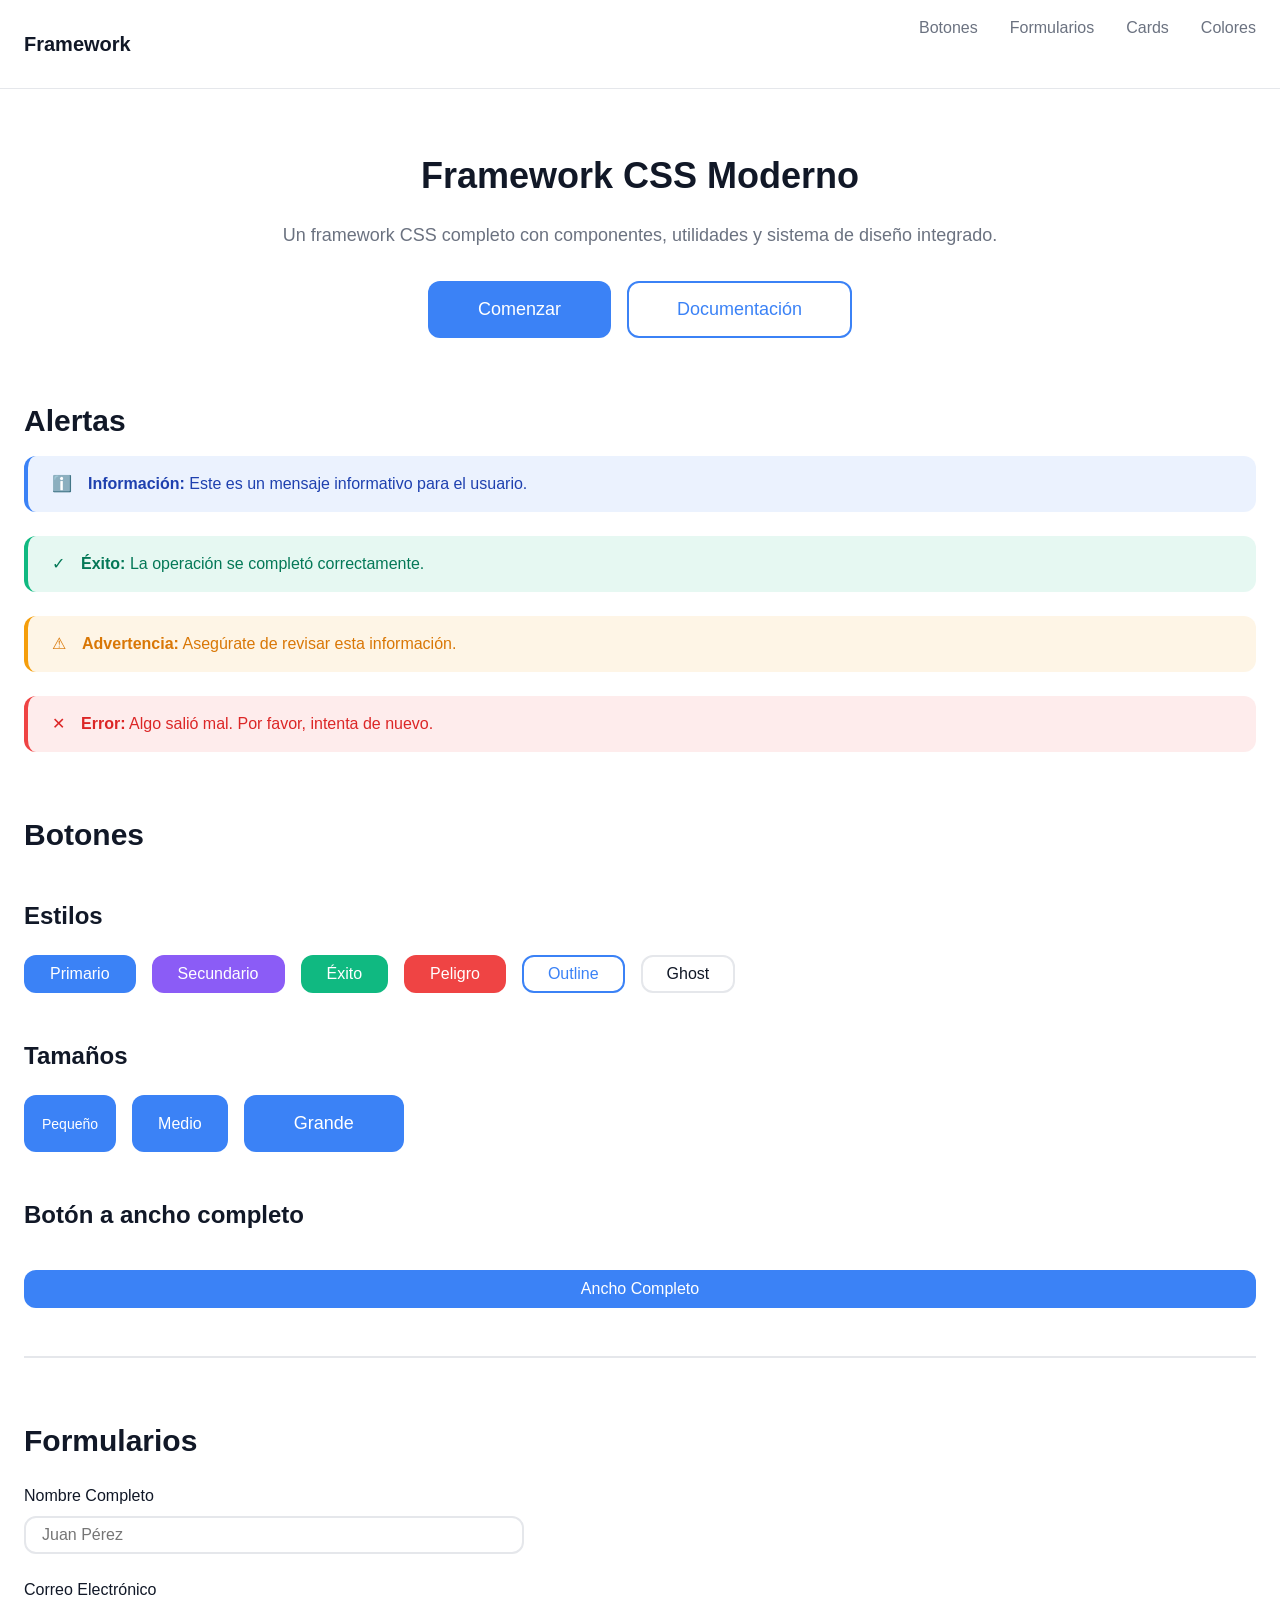
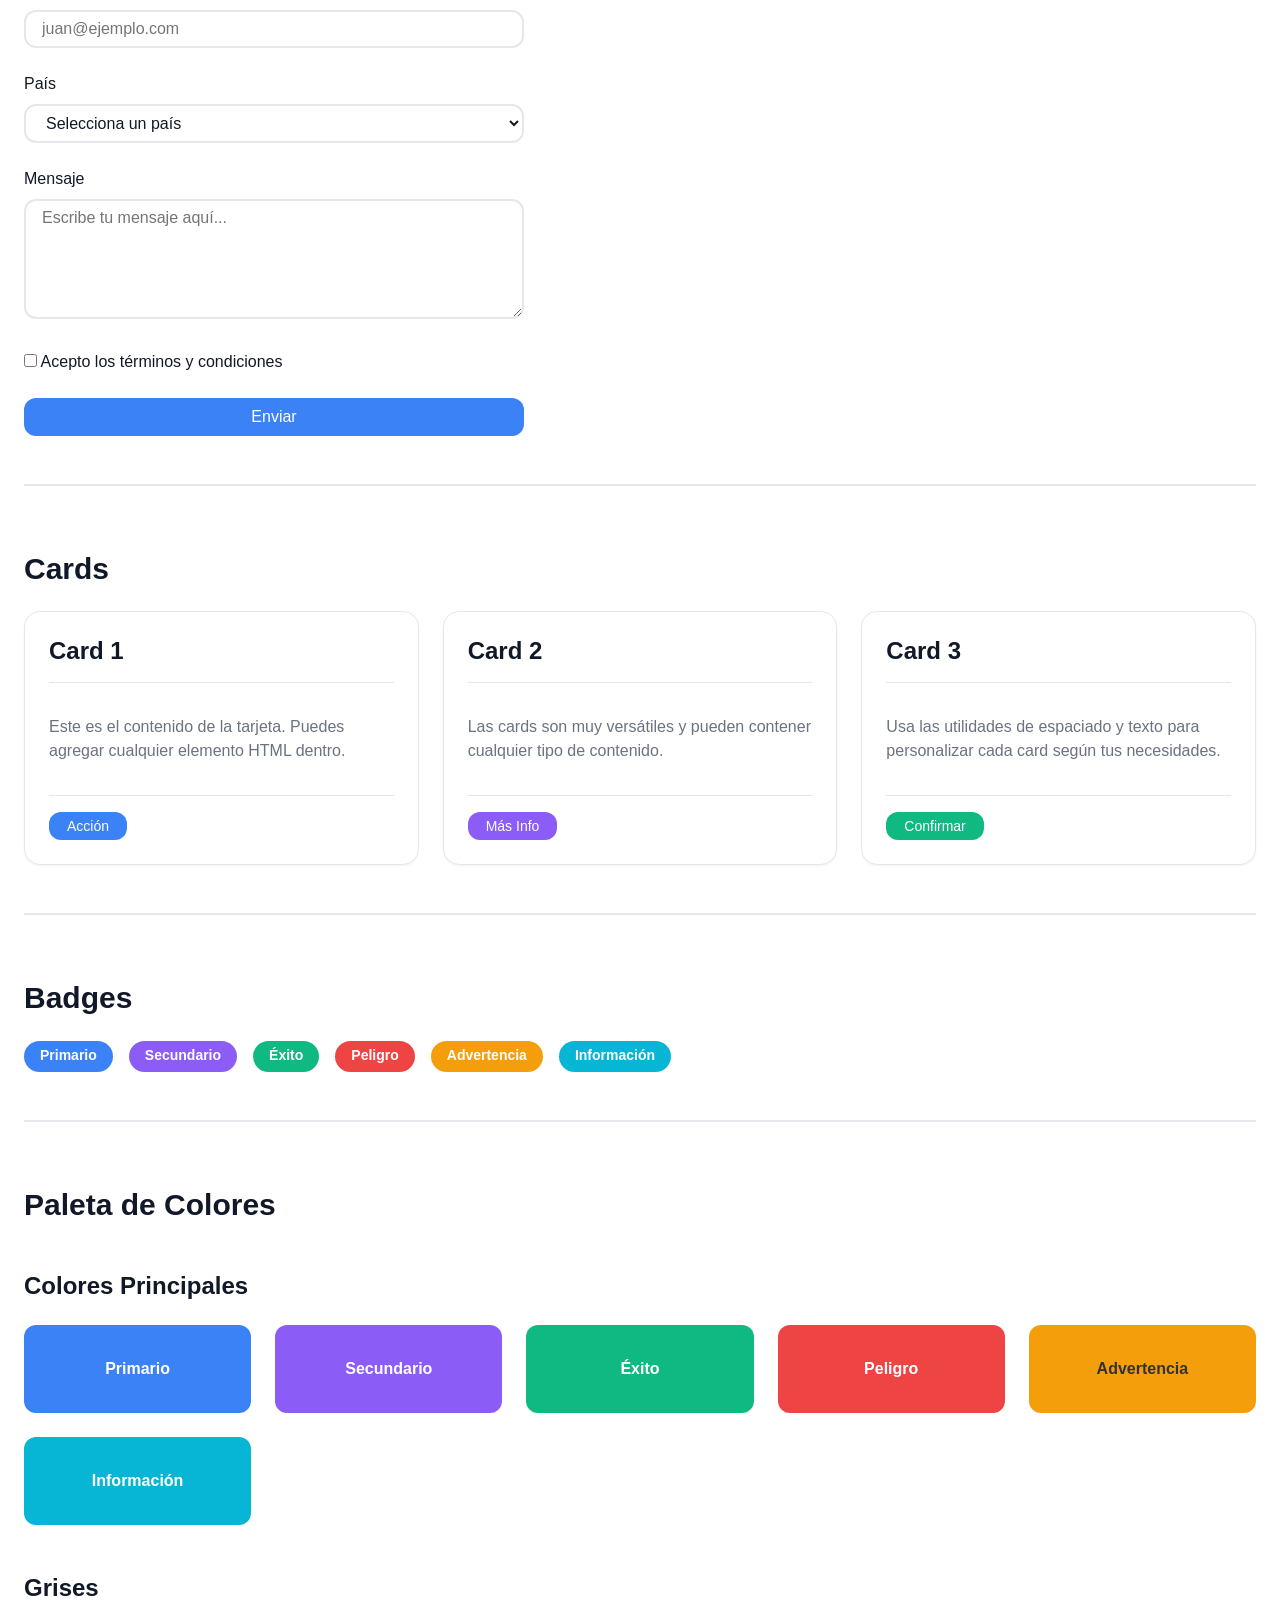
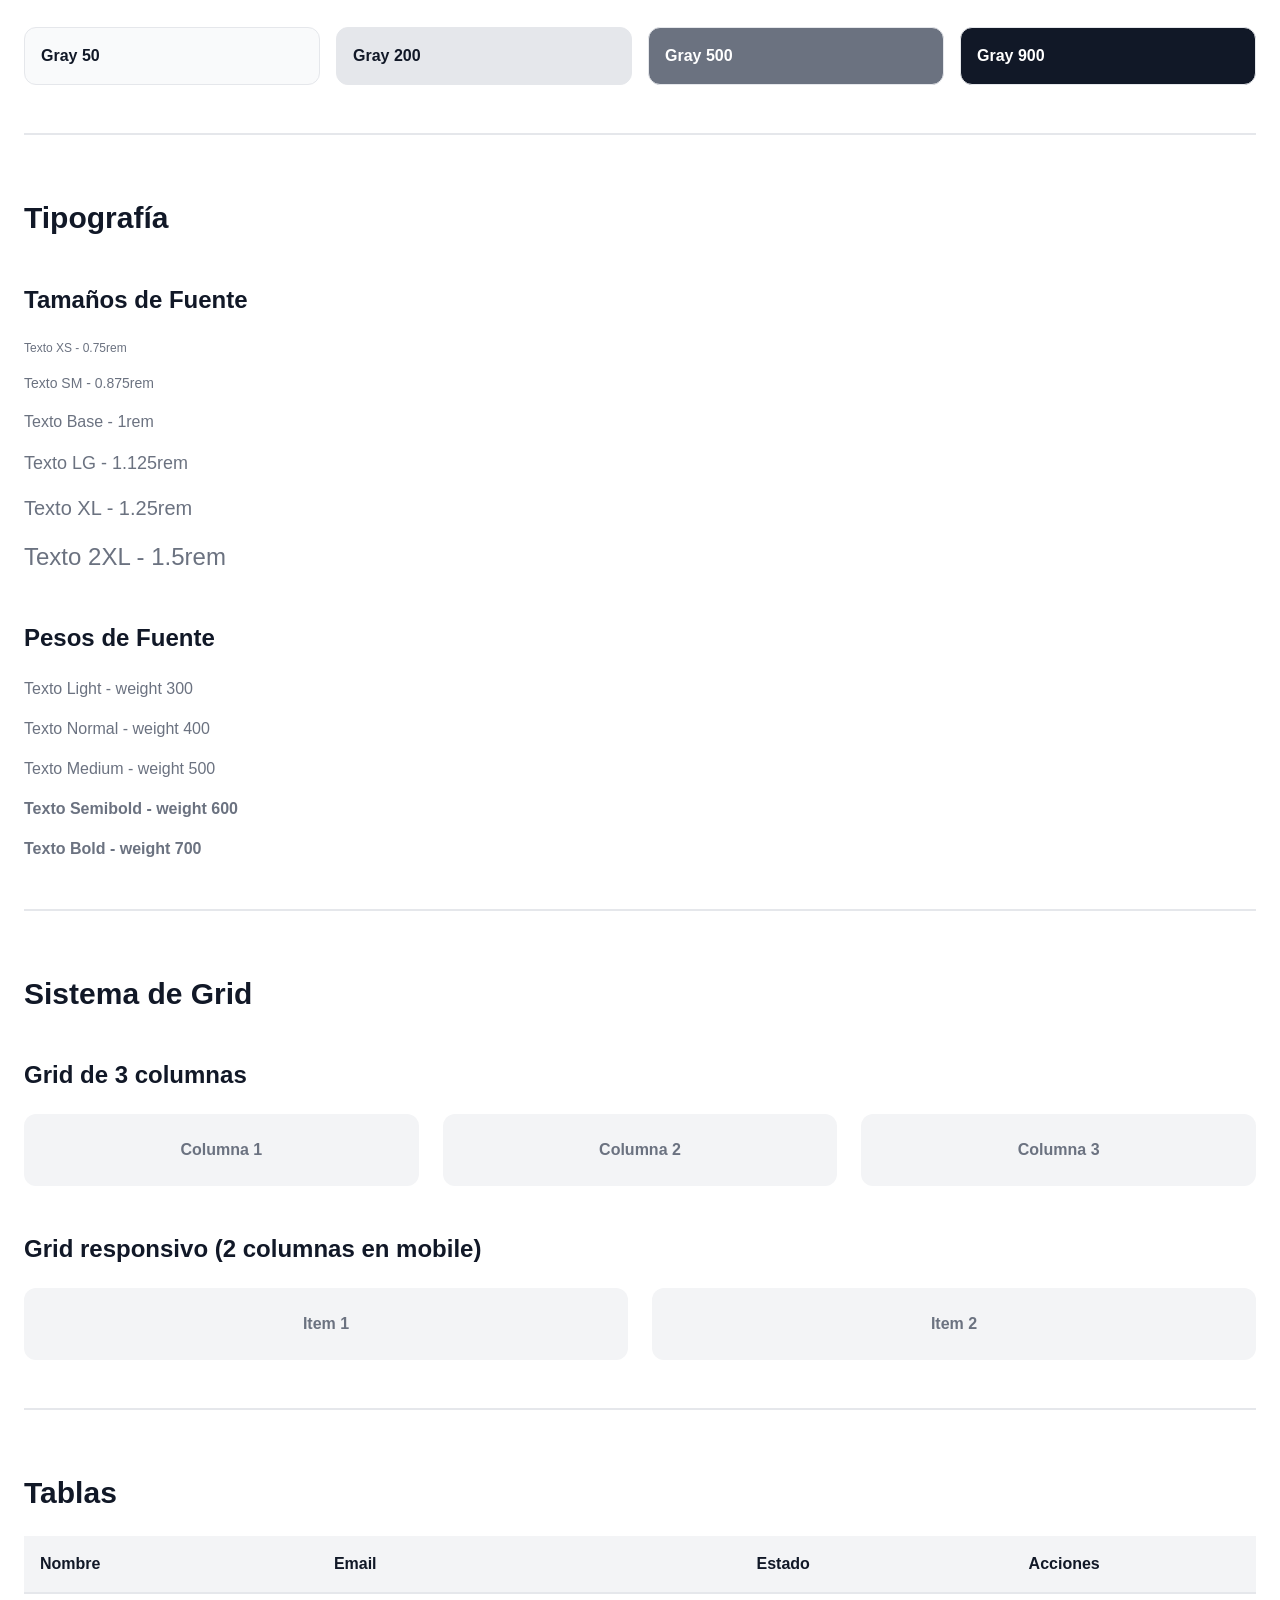
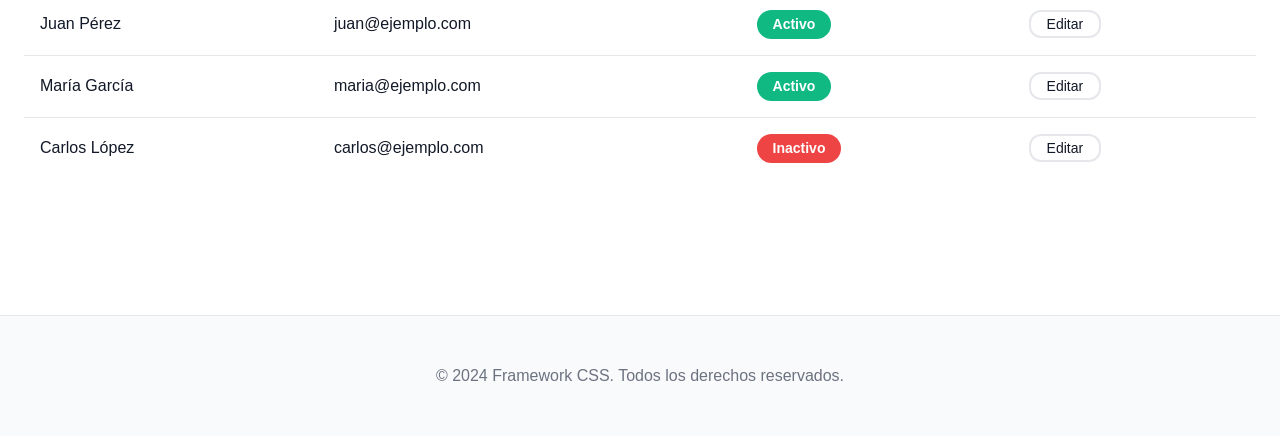
<file: index.html>
<!DOCTYPE html>
<html lang="es">

<head>
    <meta charset="UTF-8">
    <meta name="viewport" content="width=device-width, initial-scale=1.0">
    <title>Framework CSS - Ejemplo</title>
    <link rel="stylesheet" href="style.css">
    <style>
        .example-section {
            margin-bottom: var(--spacing-3xl);
            padding-bottom: var(--spacing-2xl);
            border-bottom: 2px solid var(--border-color);
        }

        .example-section:last-child {
            border-bottom: none;
        }

        .example-grid {
            display: grid;
            grid-template-columns: repeat(auto-fit, minmax(200px, 1fr));
            gap: var(--spacing-lg);
            margin-top: var(--spacing-lg);
        }

        .color-box {
            padding: var(--spacing-xl);
            border-radius: var(--border-radius-lg);
            display: flex;
            align-items: center;
            justify-content: center;
            font-weight: 600;
            color: white;
            text-align: center;
        }

        .demo-form {
            max-width: 500px;
        }
    </style>
</head>

<body>
    <!-- NAVBAR -->
    <nav class="navbar">
        <div class="navbar-brand">Framework</div>
        <ul class="navbar-menu">
            <li><a href="#buttons">Botones</a></li>
            <li><a href="#forms">Formularios</a></li>
            <li><a href="#cards">Cards</a></li>
            <li><a href="#colors">Colores</a></li>
        </ul>
    </nav>

    <!-- CONTENEDOR PRINCIPAL -->
    <div class="container container-xl" style="padding-top: var(--spacing-3xl);">

        <!-- HERO SECTION -->
        <div style="text-align: center; margin-bottom: var(--spacing-3xl);">
            <h1>Framework CSS Moderno</h1>
            <p style="font-size: var(--font-size-lg); color: var(--text-secondary); margin-bottom: var(--spacing-xl);">
                Un framework CSS completo con componentes, utilidades y sistema de diseño integrado.
            </p>
            <div class="flex justify-center gap-md">
                <button class="btn btn-primary btn-lg">Comenzar</button>
                <button class="btn btn-outline btn-lg">Documentación</button>
            </div>
        </div>

        <!-- ALERTAS -->
        <div style="margin-bottom: var(--spacing-3xl);">
            <h2>Alertas</h2>
            <div class="alert alert-primary">
                <span>ℹ️</span>
                <div>
                    <strong>Información:</strong> Este es un mensaje informativo para el usuario.
                </div>
            </div>
            <div class="alert alert-success">
                <span>✓</span>
                <div>
                    <strong>Éxito:</strong> La operación se completó correctamente.
                </div>
            </div>
            <div class="alert alert-warning">
                <span>⚠</span>
                <div>
                    <strong>Advertencia:</strong> Asegúrate de revisar esta información.
                </div>
            </div>
            <div class="alert alert-danger">
                <span>✕</span>
                <div>
                    <strong>Error:</strong> Algo salió mal. Por favor, intenta de nuevo.
                </div>
            </div>
        </div>

        <!-- BOTONES -->
        <div class="example-section" id="buttons">
            <h2>Botones</h2>

            <h3 style="margin-top: var(--spacing-2xl);">Estilos</h3>
            <div class="flex flex-wrap gap-md" style="margin-top: var(--spacing-lg);">
                <button class="btn btn-primary">Primario</button>
                <button class="btn btn-secondary">Secundario</button>
                <button class="btn btn-success">Éxito</button>
                <button class="btn btn-danger">Peligro</button>
                <button class="btn btn-outline">Outline</button>
                <button class="btn btn-ghost">Ghost</button>
            </div>

            <h3 style="margin-top: var(--spacing-2xl);">Tamaños</h3>
            <div class="flex flex-wrap gap-md" style="margin-top: var(--spacing-lg);">
                <button class="btn btn-primary btn-sm">Pequeño</button>
                <button class="btn btn-primary">Medio</button>
                <button class="btn btn-primary btn-lg">Grande</button>
            </div>

            <h3 style="margin-top: var(--spacing-2xl);">Botón a ancho completo</h3>
            <button class="btn btn-primary btn-block" style="margin-top: var(--spacing-lg);">Ancho Completo</button>
        </div>

        <!-- FORMULARIOS -->
        <div class="example-section" id="forms">
            <h2>Formularios</h2>
            <form class="demo-form" style="margin-top: var(--spacing-lg);">
                <div class="form-group">
                    <label for="name">Nombre Completo</label>
                    <input type="text" id="name" placeholder="Juan Pérez">
                </div>

                <div class="form-group">
                    <label for="email">Correo Electrónico</label>
                    <input type="email" id="email" placeholder="juan@ejemplo.com">
                </div>

                <div class="form-group">
                    <label for="country">País</label>
                    <select id="country">
                        <option>Selecciona un país</option>
                        <option>Argentina</option>
                        <option>México</option>
                        <option>España</option>
                        <option>Colombia</option>
                    </select>
                </div>

                <div class="form-group">
                    <label for="message">Mensaje</label>
                    <textarea id="message" placeholder="Escribe tu mensaje aquí..."></textarea>
                </div>

                <div class="form-group">
                    <label for="agree">
                        <input type="checkbox" id="agree"> Acepto los términos y condiciones
                    </label>
                </div>

                <button type="submit" class="btn btn-primary btn-block">Enviar</button>
            </form>
        </div>

        <!-- CARDS -->
        <div class="example-section" id="cards">
            <h2>Cards</h2>
            <div class="grid grid-cols-3" style="margin-top: var(--spacing-lg);">

                <div class="card">
                    <div class="card-header">
                        <h3>Card 1</h3>
                    </div>
                    <div class="card-body">
                        <p>Este es el contenido de la tarjeta. Puedes agregar cualquier elemento HTML dentro.</p>
                    </div>
                    <div class="card-footer">
                        <button class="btn btn-primary btn-sm">Acción</button>
                    </div>
                </div>

                <div class="card">
                    <div class="card-header">
                        <h3>Card 2</h3>
                    </div>
                    <div class="card-body">
                        <p>Las cards son muy versátiles y pueden contener cualquier tipo de contenido.</p>
                    </div>
                    <div class="card-footer">
                        <button class="btn btn-secondary btn-sm">Más Info</button>
                    </div>
                </div>

                <div class="card">
                    <div class="card-header">
                        <h3>Card 3</h3>
                    </div>
                    <div class="card-body">
                        <p>Usa las utilidades de espaciado y texto para personalizar cada card según tus necesidades.
                        </p>
                    </div>
                    <div class="card-footer">
                        <button class="btn btn-success btn-sm">Confirmar</button>
                    </div>
                </div>

            </div>
        </div>

        <!-- BADGES -->
        <div class="example-section">
            <h2>Badges</h2>
            <div class="flex flex-wrap gap-md" style="margin-top: var(--spacing-lg);">
                <span class="badge badge-primary">Primario</span>
                <span class="badge badge-secondary">Secundario</span>
                <span class="badge badge-success">Éxito</span>
                <span class="badge badge-danger">Peligro</span>
                <span class="badge badge-warning">Advertencia</span>
                <span class="badge badge-info">Información</span>
                <span class="badge badge-outline badge-primary">Outline</span>
            </div>
        </div>

        <!-- COLORES -->
        <div class="example-section" id="colors">
            <h2>Paleta de Colores</h2>

            <h3 style="margin-top: var(--spacing-2xl);">Colores Principales</h3>
            <div class="example-grid" style="margin-top: var(--spacing-lg);">
                <div class="color-box bg-primary">Primario</div>
                <div class="color-box bg-secondary">Secundario</div>
                <div class="color-box bg-success">Éxito</div>
                <div class="color-box bg-danger">Peligro</div>
                <div class="color-box bg-warning" style="color: #333;">Advertencia</div>
                <div class="color-box bg-info">Información</div>
            </div>

            <h3 style="margin-top: var(--spacing-2xl);">Grises</h3>
            <div class="flex flex-wrap gap-md" style="margin-top: var(--spacing-lg);">
                <div
                    style="padding: var(--spacing-md); background-color: var(--gray-50); border: 1px solid var(--border-color); border-radius: var(--border-radius-lg); flex: 1; min-width: 150px;">
                    <p style="margin: 0; font-weight: 600; color: var(--text-primary);">Gray 50</p>
                </div>
                <div
                    style="padding: var(--spacing-md); background-color: var(--gray-200); border: 1px solid var(--border-color); border-radius: var(--border-radius-lg); flex: 1; min-width: 150px;">
                    <p style="margin: 0; font-weight: 600; color: var(--text-primary);">Gray 200</p>
                </div>
                <div
                    style="padding: var(--spacing-md); background-color: var(--gray-500); border: 1px solid var(--border-color); border-radius: var(--border-radius-lg); flex: 1; min-width: 150px;">
                    <p style="margin: 0; font-weight: 600; color: white;">Gray 500</p>
                </div>
                <div
                    style="padding: var(--spacing-md); background-color: var(--gray-900); border: 1px solid var(--border-color); border-radius: var(--border-radius-lg); flex: 1; min-width: 150px;">
                    <p style="margin: 0; font-weight: 600; color: white;">Gray 900</p>
                </div>
            </div>
        </div>

        <!-- TIPOGRAFÍA -->
        <div class="example-section">
            <h2>Tipografía</h2>

            <h3 style="margin-top: var(--spacing-2xl);">Tamaños de Fuente</h3>
            <div style="margin-top: var(--spacing-lg);">
                <p class="text-xs">Texto XS - 0.75rem</p>
                <p class="text-sm">Texto SM - 0.875rem</p>
                <p class="text-base">Texto Base - 1rem</p>
                <p class="text-lg">Texto LG - 1.125rem</p>
                <p class="text-xl">Texto XL - 1.25rem</p>
                <p class="text-2xl">Texto 2XL - 1.5rem</p>
            </div>

            <h3 style="margin-top: var(--spacing-2xl);">Pesos de Fuente</h3>
            <div style="margin-top: var(--spacing-lg);">
                <p class="font-light">Texto Light - weight 300</p>
                <p class="font-normal">Texto Normal - weight 400</p>
                <p class="font-medium">Texto Medium - weight 500</p>
                <p class="font-semibold">Texto Semibold - weight 600</p>
                <p class="font-bold">Texto Bold - weight 700</p>
            </div>
        </div>

        <!-- GRID SYSTEM -->
        <div class="example-section">
            <h2>Sistema de Grid</h2>

            <h3 style="margin-top: var(--spacing-2xl);">Grid de 3 columnas</h3>
            <div class="grid grid-cols-3" style="margin-top: var(--spacing-lg);">
                <div
                    style="padding: var(--spacing-lg); background-color: var(--bg-tertiary); border-radius: var(--border-radius-lg); text-align: center;">
                    <p style="margin: 0; font-weight: 600;">Columna 1</p>
                </div>
                <div
                    style="padding: var(--spacing-lg); background-color: var(--bg-tertiary); border-radius: var(--border-radius-lg); text-align: center;">
                    <p style="margin: 0; font-weight: 600;">Columna 2</p>
                </div>
                <div
                    style="padding: var(--spacing-lg); background-color: var(--bg-tertiary); border-radius: var(--border-radius-lg); text-align: center;">
                    <p style="margin: 0; font-weight: 600;">Columna 3</p>
                </div>
            </div>

            <h3 style="margin-top: var(--spacing-2xl);">Grid responsivo (2 columnas en mobile)</h3>
            <div class="grid grid-cols-2" style="margin-top: var(--spacing-lg);">
                <div
                    style="padding: var(--spacing-lg); background-color: var(--bg-tertiary); border-radius: var(--border-radius-lg); text-align: center;">
                    <p style="margin: 0; font-weight: 600;">Item 1</p>
                </div>
                <div
                    style="padding: var(--spacing-lg); background-color: var(--bg-tertiary); border-radius: var(--border-radius-lg); text-align: center;">
                    <p style="margin: 0; font-weight: 600;">Item 2</p>
                </div>
            </div>
        </div>

        <!-- TABLAS -->
        <div class="example-section">
            <h2>Tablas</h2>
            <table style="margin-top: var(--spacing-lg);">
                <thead>
                    <tr>
                        <th>Nombre</th>
                        <th>Email</th>
                        <th>Estado</th>
                        <th>Acciones</th>
                    </tr>
                </thead>
                <tbody>
                    <tr>
                        <td>Juan Pérez</td>
                        <td>juan@ejemplo.com</td>
                        <td><span class="badge badge-success">Activo</span></td>
                        <td><button class="btn btn-sm btn-ghost">Editar</button></td>
                    </tr>
                    <tr>
                        <td>María García</td>
                        <td>maria@ejemplo.com</td>
                        <td><span class="badge badge-success">Activo</span></td>
                        <td><button class="btn btn-sm btn-ghost">Editar</button></td>
                    </tr>
                    <tr>
                        <td>Carlos López</td>
                        <td>carlos@ejemplo.com</td>
                        <td><span class="badge badge-danger">Inactivo</span></td>
                        <td><button class="btn btn-sm btn-ghost">Editar</button></td>
                    </tr>
                </tbody>
            </table>
        </div>

    </div>

    <!-- FOOTER -->
    <div
        style="background-color: var(--bg-secondary); border-top: 1px solid var(--border-color); margin-top: var(--spacing-3xl); padding: var(--spacing-2xl) var(--spacing-lg); text-align: center;">
        <p style="color: var(--text-secondary); margin: 0;">
            © 2024 Framework CSS. Todos los derechos reservados.
        </p>
    </div>

</body>

</html>
</file>
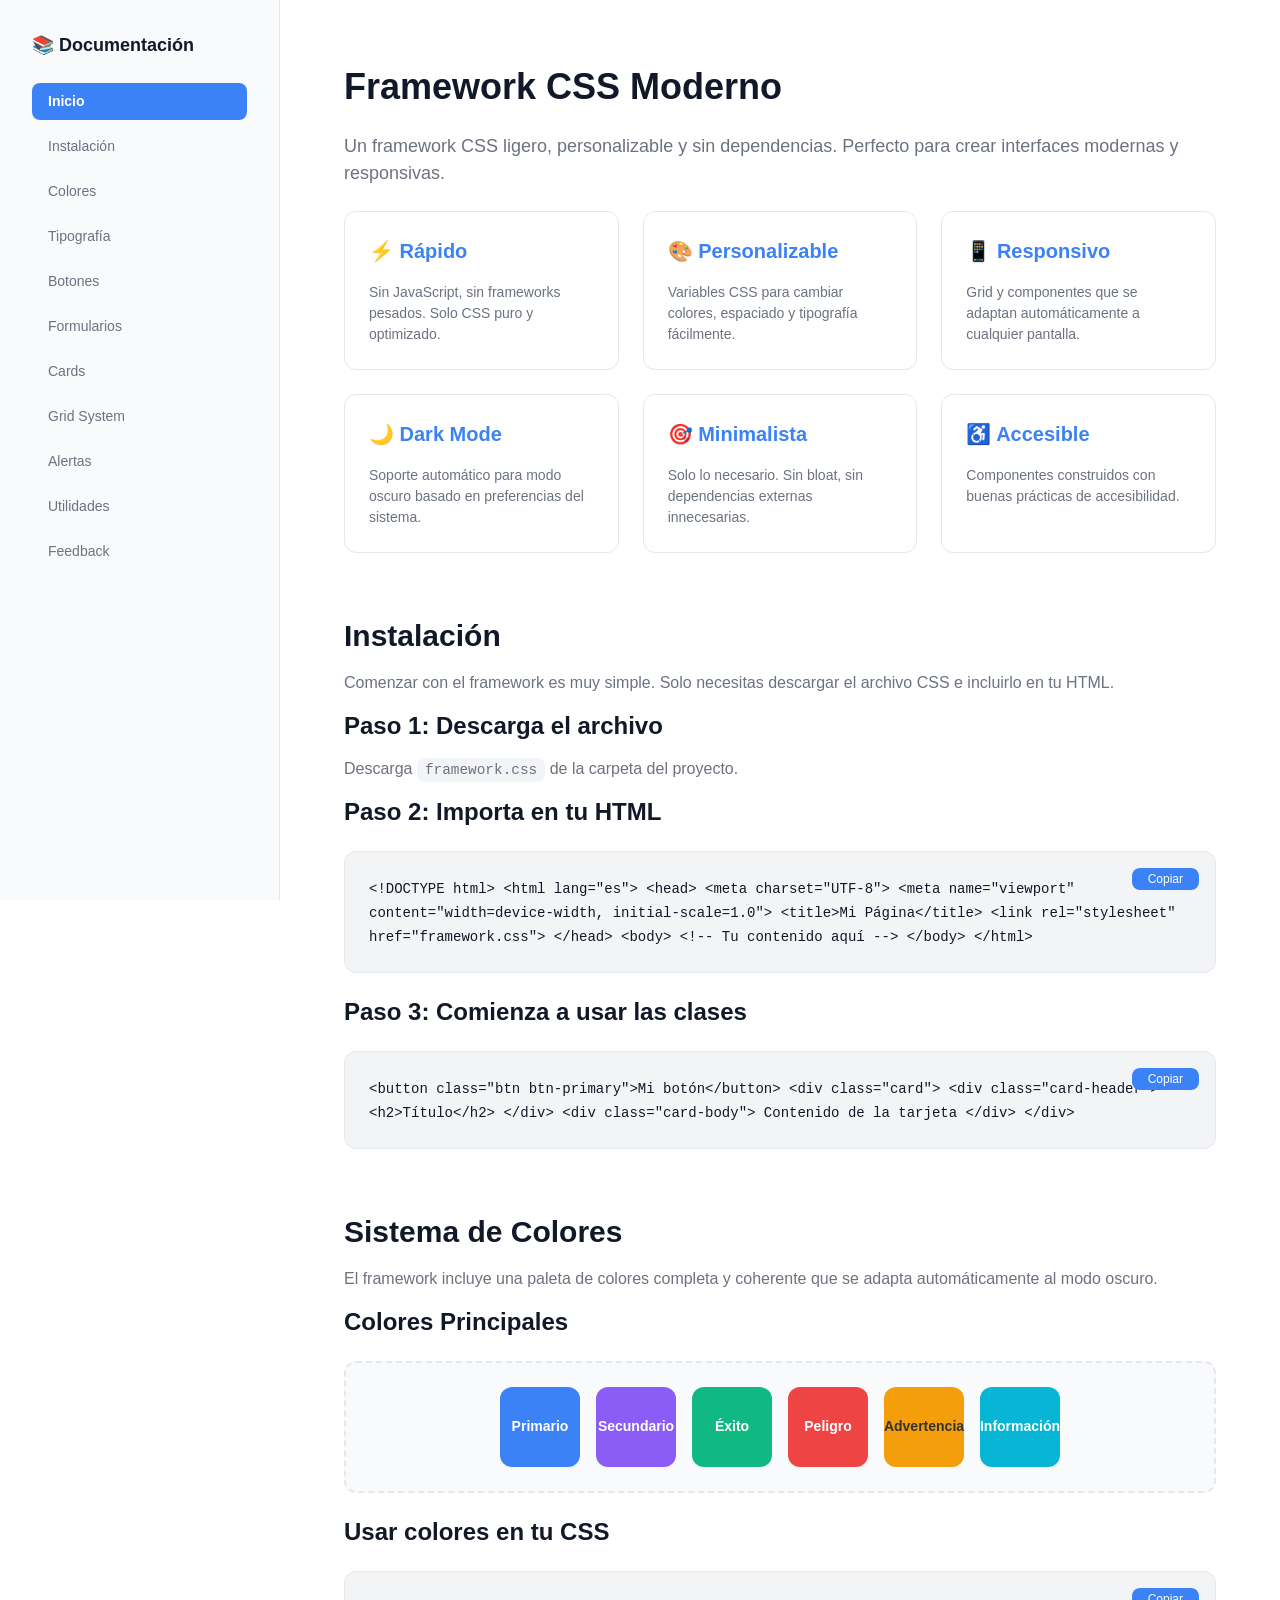
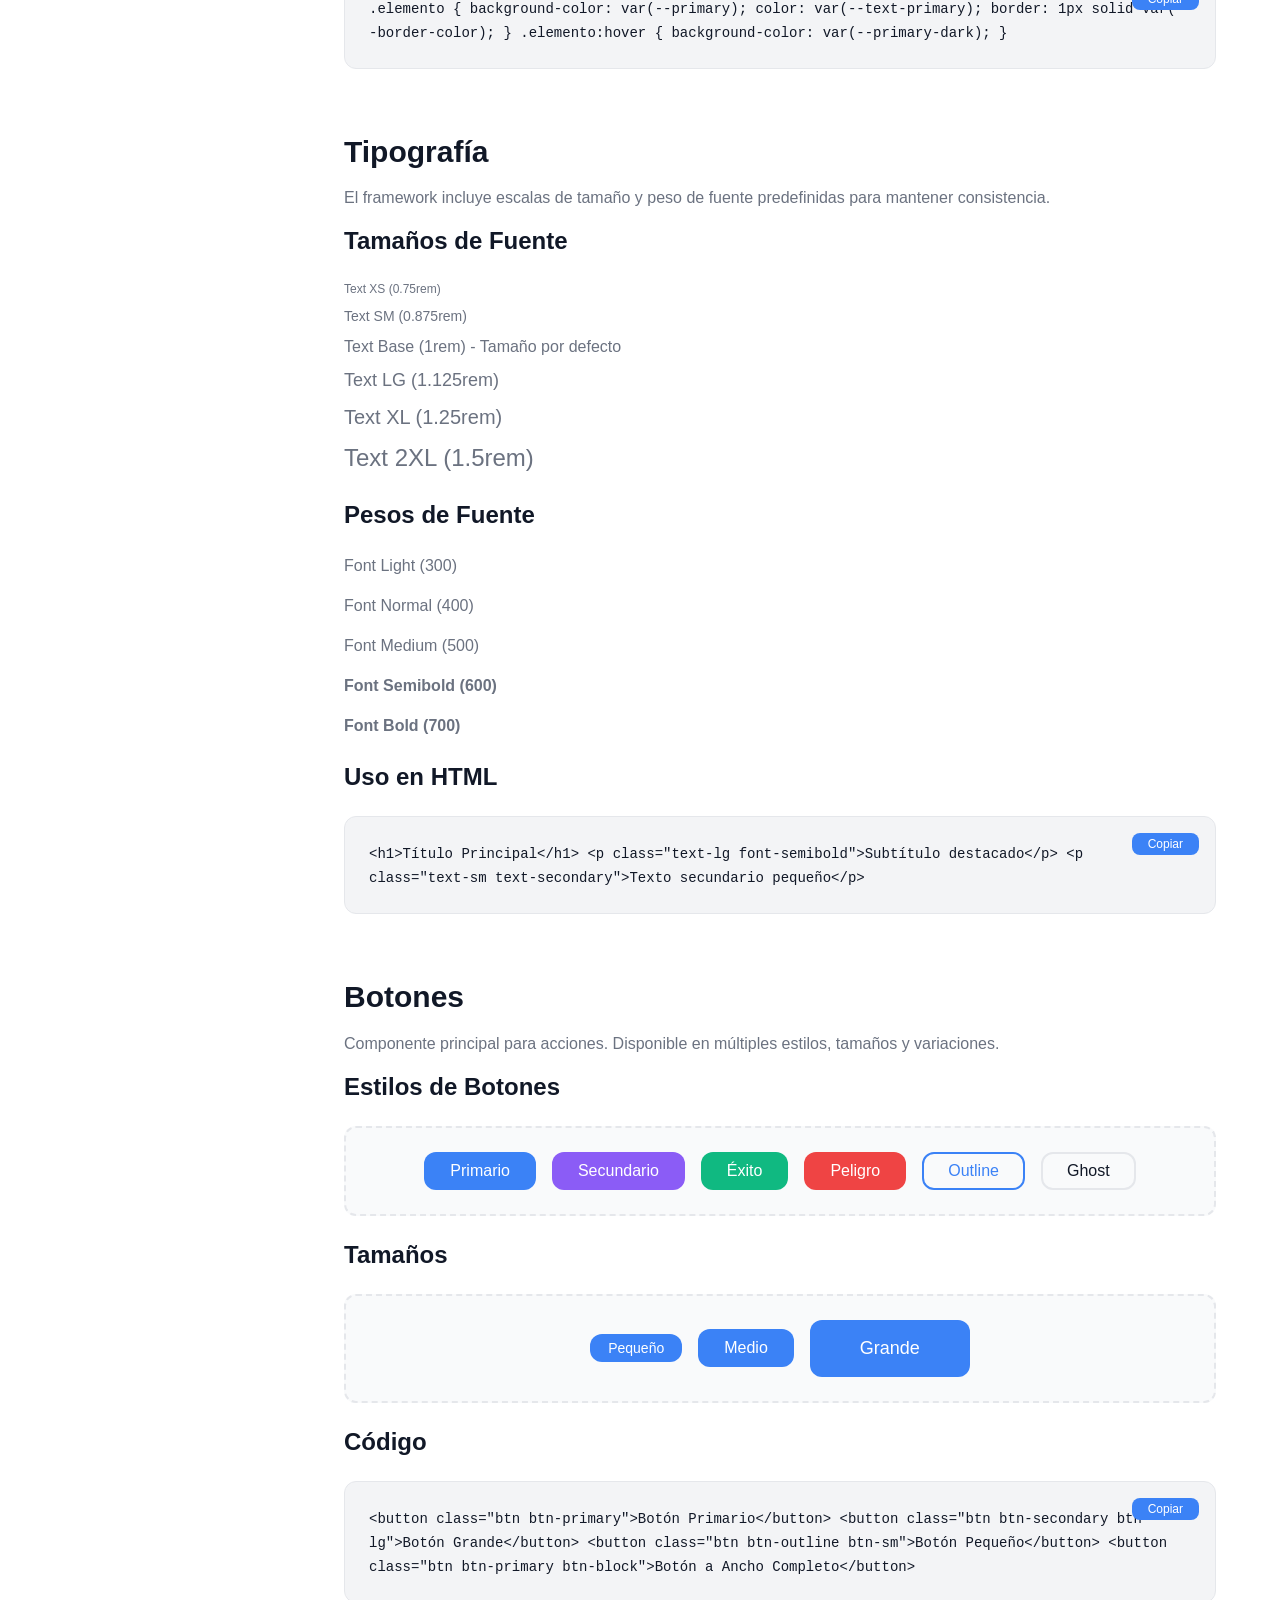
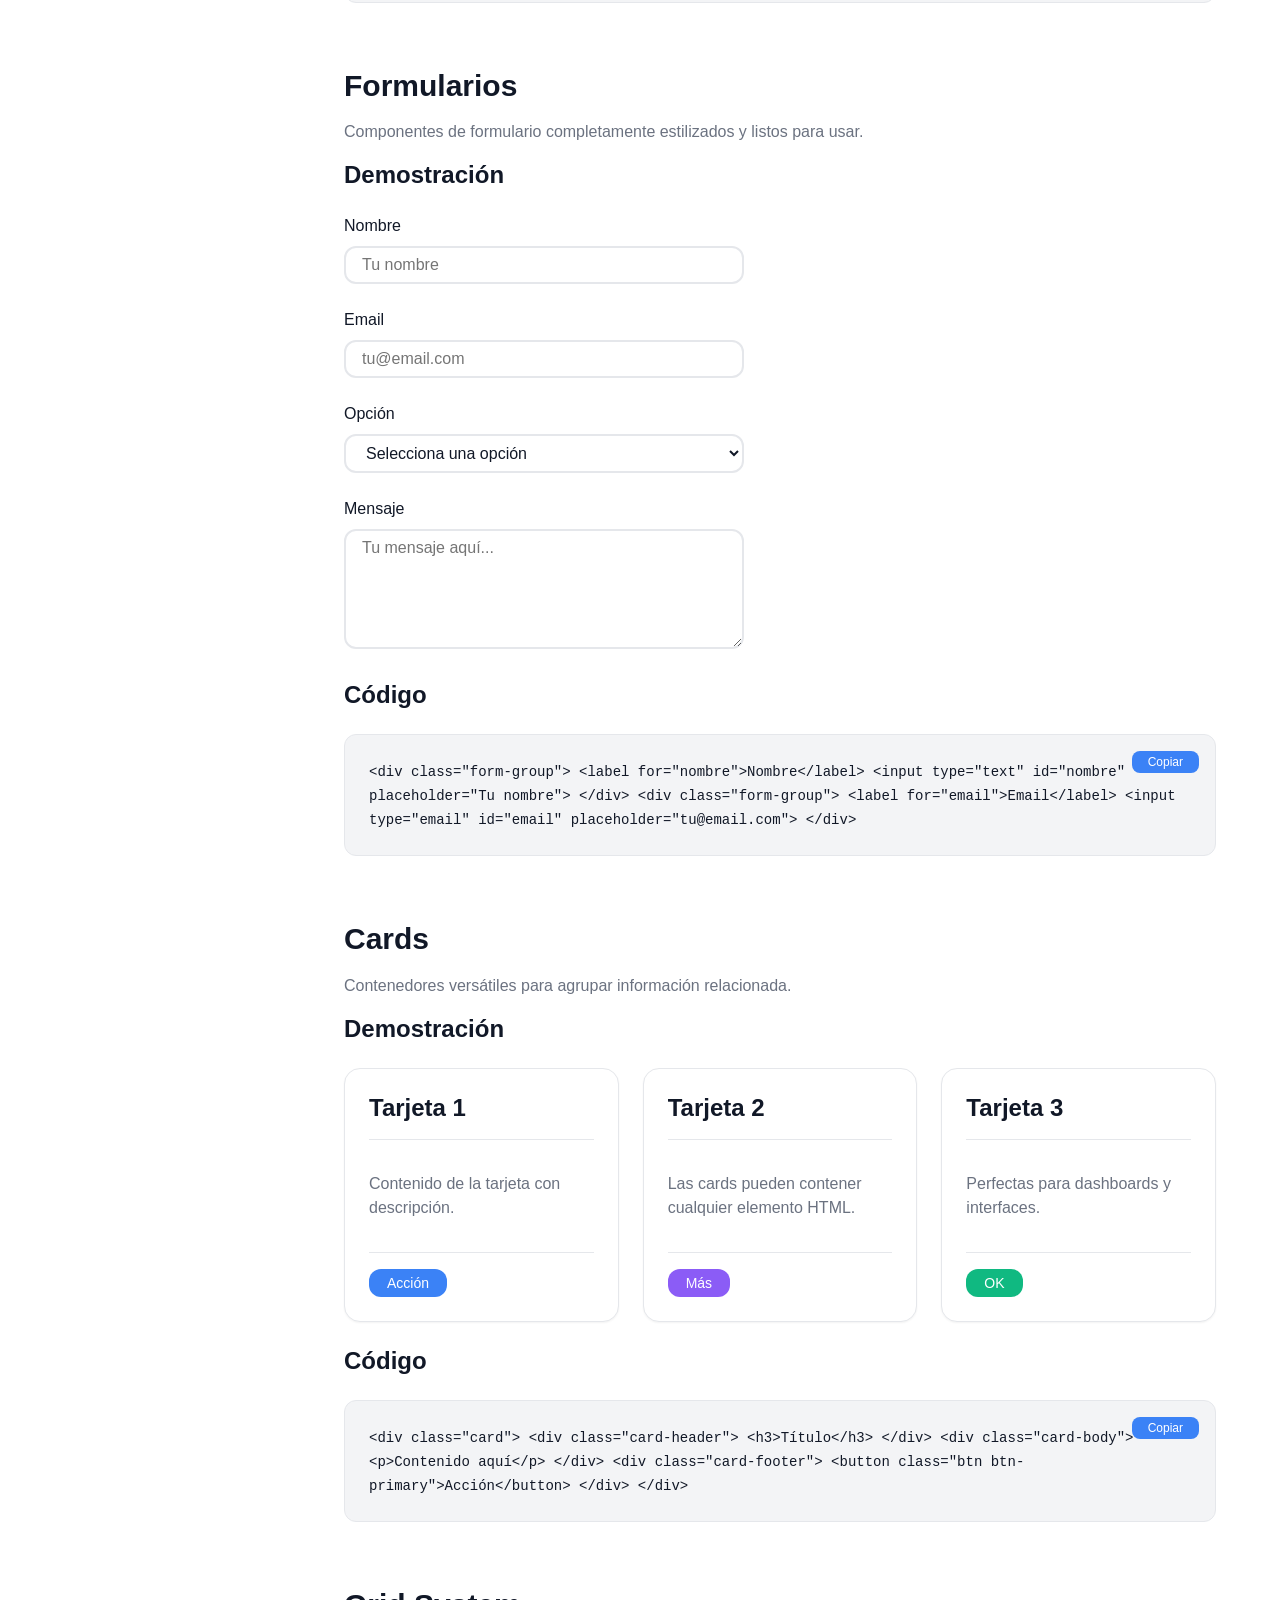
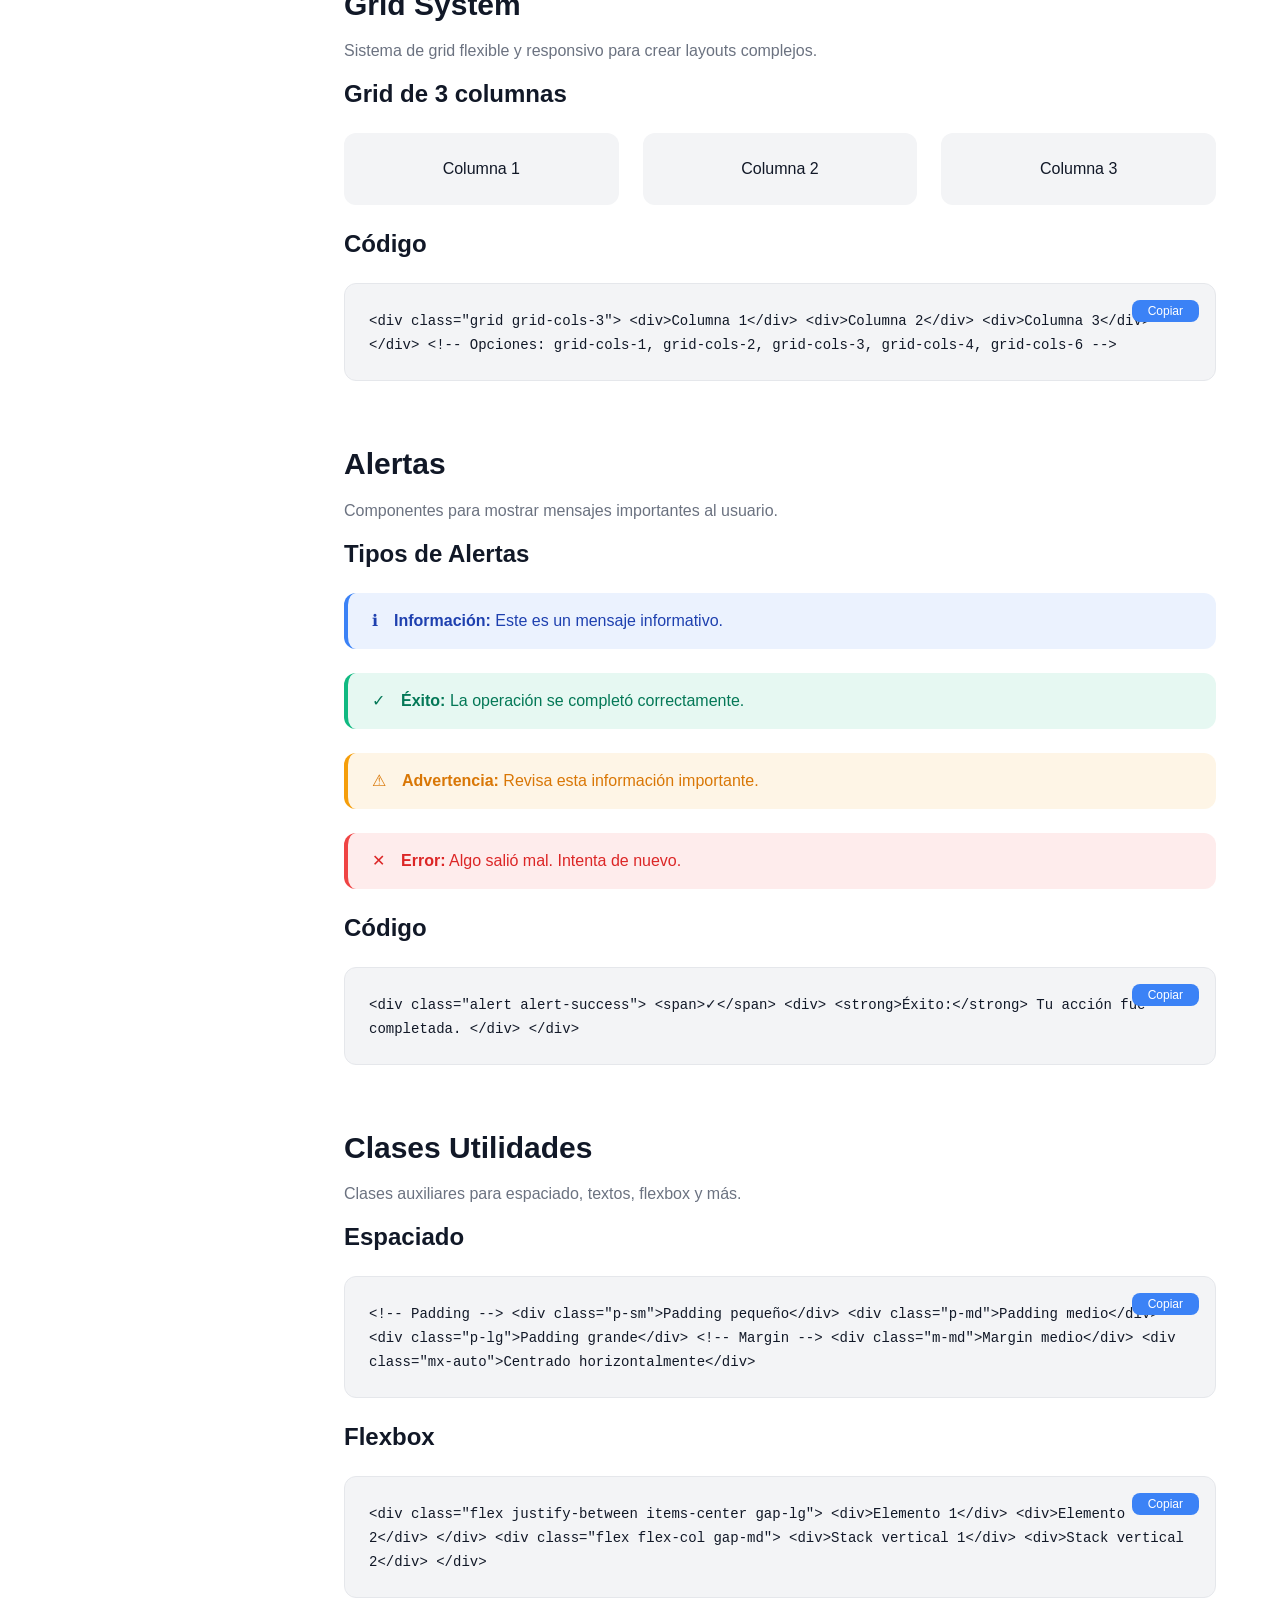
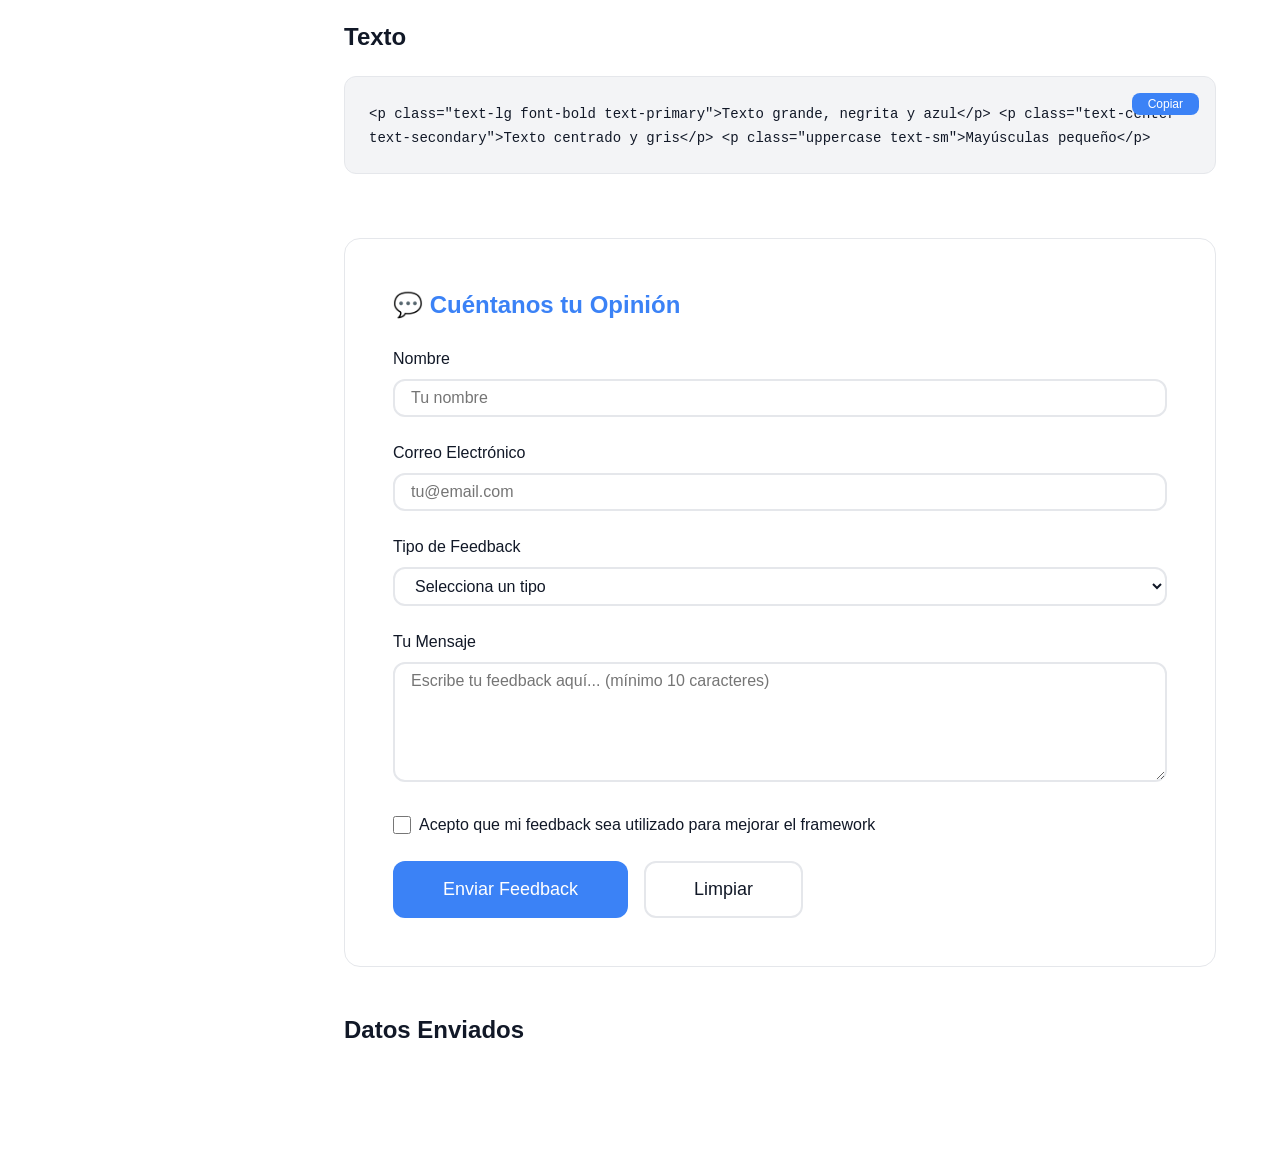
<file: doc.html>
<!DOCTYPE html>
<html lang="es">

<head>
    <meta charset="UTF-8">
    <meta name="viewport" content="width=device-width, initial-scale=1.0">
    <title>Documentación - Framework CSS</title>
    <link rel="stylesheet" href="style.css">
    <style>
        body {
            display: flex;
            min-height: 100vh;
        }

        .sidebar {
            width: 280px;
            background-color: var(--bg-secondary);
            border-right: 1px solid var(--border-color);
            padding: var(--spacing-xl);
            position: sticky;
            top: 0;
            height: 100vh;
            overflow-y: auto;
            flex-shrink: 0;
        }

        .sidebar-title {
            font-size: var(--font-size-lg);
            font-weight: 700;
            margin-bottom: var(--spacing-lg);
            color: var(--text-primary);
        }

        .sidebar-menu {
            list-style: none;
            margin: 0;
            padding: 0;
        }

        .sidebar-menu li {
            margin-bottom: var(--spacing-sm);
        }

        .sidebar-menu a {
            display: block;
            padding: var(--spacing-sm) var(--spacing-md);
            border-radius: var(--border-radius-md);
            color: var(--text-secondary);
            transition: all var(--transition-fast);
            font-size: var(--font-size-sm);
        }

        .sidebar-menu a:hover {
            background-color: var(--bg-tertiary);
            color: var(--primary);
        }

        .sidebar-menu a.active {
            background-color: var(--primary);
            color: white;
            font-weight: 600;
        }

        .main-content {
            flex: 1;
            padding: var(--spacing-3xl);
            overflow-y: auto;
            max-width: 1200px;
            margin: 0 auto;
            width: 100%;
        }

        .section {
            margin-bottom: var(--spacing-3xl);
            scroll-margin-top: 100px;
        }

        .code-block {
            background-color: var(--bg-tertiary);
            border: 1px solid var(--border-color);
            border-radius: var(--border-radius-lg);
            padding: var(--spacing-lg);
            overflow-x: auto;
            margin: var(--spacing-lg) 0;
            position: relative;
        }

        .code-block code {
            background: none;
            padding: 0;
            color: var(--text-primary);
            font-family: var(--font-mono);
            font-size: var(--font-size-sm);
        }

        .copy-btn {
            position: absolute;
            top: var(--spacing-md);
            right: var(--spacing-md);
            padding: var(--spacing-xs) var(--spacing-md);
            font-size: var(--font-size-xs);
            background-color: var(--primary);
            color: white;
            border-radius: var(--border-radius-md);
            cursor: pointer;
            transition: background-color var(--transition-fast);
            border: none;
        }

        .copy-btn:hover {
            background-color: var(--primary-dark);
        }

        .copy-btn.copied {
            background-color: var(--success);
        }

        .docs-grid {
            display: grid;
            grid-template-columns: repeat(auto-fit, minmax(250px, 1fr));
            gap: var(--spacing-lg);
            margin: var(--spacing-lg) 0;
        }

        .feature-card {
            background-color: var(--bg-primary);
            border: 1px solid var(--border-color);
            padding: var(--spacing-lg);
            border-radius: var(--border-radius-lg);
            display: flex;
            flex-direction: column;
            gap: var(--spacing-md);
        }

        .feature-card h4 {
            margin: 0;
            color: var(--primary);
        }

        .feature-card p {
            margin: 0;
            font-size: var(--font-size-sm);
        }

        .demo-area {
            background-color: var(--bg-secondary);
            border: 2px dashed var(--border-color);
            border-radius: var(--border-radius-lg);
            padding: var(--spacing-lg);
            margin: var(--spacing-lg) 0;
            display: flex;
            flex-wrap: wrap;
            gap: var(--spacing-md);
            align-items: center;
            justify-content: center;
        }

        .form-section {
            background-color: var(--bg-primary);
            border: 1px solid var(--border-color);
            border-radius: var(--border-radius-xl);
            padding: var(--spacing-2xl);
            margin: var(--spacing-2xl) 0;
        }

        .form-title {
            font-size: var(--font-size-2xl);
            font-weight: 700;
            margin-bottom: var(--spacing-lg);
            color: var(--primary);
        }

        .success-message {
            background-color: rgba(16, 185, 129, 0.1);
            border: 1px solid var(--success);
            color: var(--success-dark);
            padding: var(--spacing-lg);
            border-radius: var(--border-radius-lg);
            margin-bottom: var(--spacing-lg);
            display: none;
        }

        .success-message.show {
            display: block;
        }

        @media (max-width: 768px) {
            body {
                flex-direction: column;
            }

            .sidebar {
                width: 100%;
                height: auto;
                position: relative;
                border-right: none;
                border-bottom: 1px solid var(--border-color);
                padding: var(--spacing-lg);
            }

            .main-content {
                padding: var(--spacing-lg);
            }

            .docs-grid {
                grid-template-columns: 1fr;
            }
        }
    </style>
</head>

<body>

    <!-- SIDEBAR -->
    <aside class="sidebar">
        <div class="sidebar-title">📚 Documentación</div>
        <ul class="sidebar-menu">
            <li><a href="#inicio" class="nav-link active">Inicio</a></li>
            <li><a href="#instalacion" class="nav-link">Instalación</a></li>
            <li><a href="#colores" class="nav-link">Colores</a></li>
            <li><a href="#tipografia" class="nav-link">Tipografía</a></li>
            <li><a href="#botones" class="nav-link">Botones</a></li>
            <li><a href="#formularios" class="nav-link">Formularios</a></li>
            <li><a href="#cards" class="nav-link">Cards</a></li>
            <li><a href="#grid" class="nav-link">Grid System</a></li>
            <li><a href="#alertas" class="nav-link">Alertas</a></li>
            <li><a href="#utilidades" class="nav-link">Utilidades</a></li>
            <li><a href="#feedback" class="nav-link">Feedback</a></li>
        </ul>
    </aside>

    <!-- CONTENIDO PRINCIPAL -->
    <main class="main-content">

        <!-- INICIO -->
        <section id="inicio" class="section">
            <h1>Framework CSS Moderno</h1>
            <p style="font-size: var(--font-size-lg); color: var(--text-secondary);">
                Un framework CSS ligero, personalizable y sin dependencias. Perfecto para crear interfaces modernas y
                responsivas.
            </p>

            <div class="docs-grid">
                <div class="feature-card">
                    <h4>⚡ Rápido</h4>
                    <p>Sin JavaScript, sin frameworks pesados. Solo CSS puro y optimizado.</p>
                </div>
                <div class="feature-card">
                    <h4>🎨 Personalizable</h4>
                    <p>Variables CSS para cambiar colores, espaciado y tipografía fácilmente.</p>
                </div>
                <div class="feature-card">
                    <h4>📱 Responsivo</h4>
                    <p>Grid y componentes que se adaptan automáticamente a cualquier pantalla.</p>
                </div>
                <div class="feature-card">
                    <h4>🌙 Dark Mode</h4>
                    <p>Soporte automático para modo oscuro basado en preferencias del sistema.</p>
                </div>
                <div class="feature-card">
                    <h4>🎯 Minimalista</h4>
                    <p>Solo lo necesario. Sin bloat, sin dependencias externas innecesarias.</p>
                </div>
                <div class="feature-card">
                    <h4>♿ Accesible</h4>
                    <p>Componentes construidos con buenas prácticas de accesibilidad.</p>
                </div>
            </div>
        </section>

        <!-- INSTALACIÓN -->
        <section id="instalacion" class="section">
            <h2>Instalación</h2>
            <p>Comenzar con el framework es muy simple. Solo necesitas descargar el archivo CSS e incluirlo en tu HTML.
            </p>

            <h3>Paso 1: Descarga el archivo</h3>
            <p>Descarga <code>framework.css</code> de la carpeta del proyecto.</p>

            <h3>Paso 2: Importa en tu HTML</h3>
            <div class="code-block">
                <button class="copy-btn" onclick="copiarCodigo(this)">Copiar</button>
                <code>&lt;!DOCTYPE html&gt;
&lt;html lang="es"&gt;
&lt;head&gt;
  &lt;meta charset="UTF-8"&gt;
  &lt;meta name="viewport" content="width=device-width, initial-scale=1.0"&gt;
  &lt;title&gt;Mi Página&lt;/title&gt;
  &lt;link rel="stylesheet" href="framework.css"&gt;
&lt;/head&gt;
&lt;body&gt;
  &lt;!-- Tu contenido aquí --&gt;
&lt;/body&gt;
&lt;/html&gt;</code>
            </div>

            <h3>Paso 3: Comienza a usar las clases</h3>
            <div class="code-block">
                <button class="copy-btn" onclick="copiarCodigo(this)">Copiar</button>
                <code>&lt;button class="btn btn-primary"&gt;Mi botón&lt;/button&gt;
&lt;div class="card"&gt;
  &lt;div class="card-header"&gt;
    &lt;h2&gt;Título&lt;/h2&gt;
  &lt;/div&gt;
  &lt;div class="card-body"&gt;
    Contenido de la tarjeta
  &lt;/div&gt;
&lt;/div&gt;</code>
            </div>
        </section>

        <!-- COLORES -->
        <section id="colores" class="section">
            <h2>Sistema de Colores</h2>
            <p>El framework incluye una paleta de colores completa y coherente que se adapta automáticamente al modo
                oscuro.</p>

            <h3>Colores Principales</h3>
            <div class="demo-area">
                <div
                    style="width: 80px; height: 80px; background-color: var(--primary); border-radius: var(--border-radius-lg); display: flex; align-items: center; justify-content: center; color: white; font-weight: 600; font-size: var(--font-size-sm); text-align: center;">
                    Primario</div>
                <div
                    style="width: 80px; height: 80px; background-color: var(--secondary); border-radius: var(--border-radius-lg); display: flex; align-items: center; justify-content: center; color: white; font-weight: 600; font-size: var(--font-size-sm); text-align: center;">
                    Secundario</div>
                <div
                    style="width: 80px; height: 80px; background-color: var(--success); border-radius: var(--border-radius-lg); display: flex; align-items: center; justify-content: center; color: white; font-weight: 600; font-size: var(--font-size-sm); text-align: center;">
                    Éxito</div>
                <div
                    style="width: 80px; height: 80px; background-color: var(--danger); border-radius: var(--border-radius-lg); display: flex; align-items: center; justify-content: center; color: white; font-weight: 600; font-size: var(--font-size-sm); text-align: center;">
                    Peligro</div>
                <div
                    style="width: 80px; height: 80px; background-color: var(--warning); border-radius: var(--border-radius-lg); display: flex; align-items: center; justify-content: center; color: #333; font-weight: 600; font-size: var(--font-size-sm); text-align: center;">
                    Advertencia</div>
                <div
                    style="width: 80px; height: 80px; background-color: var(--info); border-radius: var(--border-radius-lg); display: flex; align-items: center; justify-content: center; color: white; font-weight: 600; font-size: var(--font-size-sm); text-align: center;">
                    Información</div>
            </div>

            <h3>Usar colores en tu CSS</h3>
            <div class="code-block">
                <button class="copy-btn" onclick="copiarCodigo(this)">Copiar</button>
                <code>.elemento {
  background-color: var(--primary);
  color: var(--text-primary);
  border: 1px solid var(--border-color);
}
 
.elemento:hover {
  background-color: var(--primary-dark);
}</code>
            </div>
        </section>

        <!-- TIPOGRAFÍA -->
        <section id="tipografia" class="section">
            <h2>Tipografía</h2>
            <p>El framework incluye escalas de tamaño y peso de fuente predefinidas para mantener consistencia.</p>

            <h3>Tamaños de Fuente</h3>
            <div style="margin: var(--spacing-lg) 0;">
                <p class="text-xs" style="margin-bottom: var(--spacing-sm);">Text XS (0.75rem)</p>
                <p class="text-sm" style="margin-bottom: var(--spacing-sm);">Text SM (0.875rem)</p>
                <p class="text-base" style="margin-bottom: var(--spacing-sm);">Text Base (1rem) - Tamaño por defecto</p>
                <p class="text-lg" style="margin-bottom: var(--spacing-sm);">Text LG (1.125rem)</p>
                <p class="text-xl" style="margin-bottom: var(--spacing-sm);">Text XL (1.25rem)</p>
                <p class="text-2xl" style="margin-bottom: var(--spacing-sm);">Text 2XL (1.5rem)</p>
            </div>

            <h3>Pesos de Fuente</h3>
            <div style="margin: var(--spacing-lg) 0;">
                <p class="font-light">Font Light (300)</p>
                <p class="font-normal">Font Normal (400)</p>
                <p class="font-medium">Font Medium (500)</p>
                <p class="font-semibold">Font Semibold (600)</p>
                <p class="font-bold">Font Bold (700)</p>
            </div>

            <h3>Uso en HTML</h3>
            <div class="code-block">
                <button class="copy-btn" onclick="copiarCodigo(this)">Copiar</button>
                <code>&lt;h1&gt;Título Principal&lt;/h1&gt;
&lt;p class="text-lg font-semibold"&gt;Subtítulo destacado&lt;/p&gt;
&lt;p class="text-sm text-secondary"&gt;Texto secundario pequeño&lt;/p&gt;</code>
            </div>
        </section>

        <!-- BOTONES -->
        <section id="botones" class="section">
            <h2>Botones</h2>
            <p>Componente principal para acciones. Disponible en múltiples estilos, tamaños y variaciones.</p>

            <h3>Estilos de Botones</h3>
            <div class="demo-area">
                <button class="btn btn-primary">Primario</button>
                <button class="btn btn-secondary">Secundario</button>
                <button class="btn btn-success">Éxito</button>
                <button class="btn btn-danger">Peligro</button>
                <button class="btn btn-outline">Outline</button>
                <button class="btn btn-ghost">Ghost</button>
            </div>

            <h3>Tamaños</h3>
            <div class="demo-area">
                <button class="btn btn-primary btn-sm">Pequeño</button>
                <button class="btn btn-primary">Medio</button>
                <button class="btn btn-primary btn-lg">Grande</button>
            </div>

            <h3>Código</h3>
            <div class="code-block">
                <button class="copy-btn" onclick="copiarCodigo(this)">Copiar</button>
                <code>&lt;button class="btn btn-primary"&gt;Botón Primario&lt;/button&gt;
&lt;button class="btn btn-secondary btn-lg"&gt;Botón Grande&lt;/button&gt;
&lt;button class="btn btn-outline btn-sm"&gt;Botón Pequeño&lt;/button&gt;
&lt;button class="btn btn-primary btn-block"&gt;Botón a Ancho Completo&lt;/button&gt;</code>
            </div>
        </section>

        <!-- FORMULARIOS -->
        <section id="formularios" class="section">
            <h2>Formularios</h2>
            <p>Componentes de formulario completamente estilizados y listos para usar.</p>

            <h3>Demostración</h3>
            <div style="max-width: 400px; margin: var(--spacing-lg) 0;">
                <div class="form-group">
                    <label for="demo-name">Nombre</label>
                    <input type="text" id="demo-name" placeholder="Tu nombre">
                </div>
                <div class="form-group">
                    <label for="demo-email">Email</label>
                    <input type="email" id="demo-email" placeholder="tu@email.com">
                </div>
                <div class="form-group">
                    <label for="demo-select">Opción</label>
                    <select id="demo-select">
                        <option>Selecciona una opción</option>
                        <option>Opción 1</option>
                        <option>Opción 2</option>
                    </select>
                </div>
                <div class="form-group">
                    <label for="demo-textarea">Mensaje</label>
                    <textarea id="demo-textarea" placeholder="Tu mensaje aquí..."></textarea>
                </div>
            </div>

            <h3>Código</h3>
            <div class="code-block">
                <button class="copy-btn" onclick="copiarCodigo(this)">Copiar</button>
                <code>&lt;div class="form-group"&gt;
  &lt;label for="nombre"&gt;Nombre&lt;/label&gt;
  &lt;input type="text" id="nombre" placeholder="Tu nombre"&gt;
&lt;/div&gt;
 
&lt;div class="form-group"&gt;
  &lt;label for="email"&gt;Email&lt;/label&gt;
  &lt;input type="email" id="email" placeholder="tu@email.com"&gt;
&lt;/div&gt;</code>
            </div>
        </section>

        <!-- CARDS -->
        <section id="cards" class="section">
            <h2>Cards</h2>
            <p>Contenedores versátiles para agrupar información relacionada.</p>

            <h3>Demostración</h3>
            <div class="grid grid-cols-3" style="margin: var(--spacing-lg) 0;">
                <div class="card">
                    <div class="card-header">
                        <h3>Tarjeta 1</h3>
                    </div>
                    <div class="card-body">
                        <p>Contenido de la tarjeta con descripción.</p>
                    </div>
                    <div class="card-footer">
                        <button class="btn btn-primary btn-sm">Acción</button>
                    </div>
                </div>
                <div class="card">
                    <div class="card-header">
                        <h3>Tarjeta 2</h3>
                    </div>
                    <div class="card-body">
                        <p>Las cards pueden contener cualquier elemento HTML.</p>
                    </div>
                    <div class="card-footer">
                        <button class="btn btn-secondary btn-sm">Más</button>
                    </div>
                </div>
                <div class="card">
                    <div class="card-header">
                        <h3>Tarjeta 3</h3>
                    </div>
                    <div class="card-body">
                        <p>Perfectas para dashboards y interfaces.</p>
                    </div>
                    <div class="card-footer">
                        <button class="btn btn-success btn-sm">OK</button>
                    </div>
                </div>
            </div>

            <h3>Código</h3>
            <div class="code-block">
                <button class="copy-btn" onclick="copiarCodigo(this)">Copiar</button>
                <code>&lt;div class="card"&gt;
  &lt;div class="card-header"&gt;
    &lt;h3&gt;Título&lt;/h3&gt;
  &lt;/div&gt;
  &lt;div class="card-body"&gt;
    &lt;p&gt;Contenido aquí&lt;/p&gt;
  &lt;/div&gt;
  &lt;div class="card-footer"&gt;
    &lt;button class="btn btn-primary"&gt;Acción&lt;/button&gt;
  &lt;/div&gt;
&lt;/div&gt;</code>
            </div>
        </section>

        <!-- GRID SYSTEM -->
        <section id="grid" class="section">
            <h2>Grid System</h2>
            <p>Sistema de grid flexible y responsivo para crear layouts complejos.</p>

            <h3>Grid de 3 columnas</h3>
            <div class="grid grid-cols-3" style="margin: var(--spacing-lg) 0;">
                <div
                    style="padding: var(--spacing-lg); background-color: var(--bg-tertiary); border-radius: var(--border-radius-lg); text-align: center;">
                    Columna 1</div>
                <div
                    style="padding: var(--spacing-lg); background-color: var(--bg-tertiary); border-radius: var(--border-radius-lg); text-align: center;">
                    Columna 2</div>
                <div
                    style="padding: var(--spacing-lg); background-color: var(--bg-tertiary); border-radius: var(--border-radius-lg); text-align: center;">
                    Columna 3</div>
            </div>

            <h3>Código</h3>
            <div class="code-block">
                <button class="copy-btn" onclick="copiarCodigo(this)">Copiar</button>
                <code>&lt;div class="grid grid-cols-3"&gt;
  &lt;div&gt;Columna 1&lt;/div&gt;
  &lt;div&gt;Columna 2&lt;/div&gt;
  &lt;div&gt;Columna 3&lt;/div&gt;
&lt;/div&gt;
 
&lt;!-- Opciones: grid-cols-1, grid-cols-2, grid-cols-3, grid-cols-4, grid-cols-6 --&gt;</code>
            </div>
        </section>

        <!-- ALERTAS -->
        <section id="alertas" class="section">
            <h2>Alertas</h2>
            <p>Componentes para mostrar mensajes importantes al usuario.</p>

            <h3>Tipos de Alertas</h3>
            <div style="margin: var(--spacing-lg) 0;">
                <div class="alert alert-primary">
                    <span>ℹ</span>
                    <div><strong>Información:</strong> Este es un mensaje informativo.</div>
                </div>
                <div class="alert alert-success">
                    <span>✓</span>
                    <div><strong>Éxito:</strong> La operación se completó correctamente.</div>
                </div>
                <div class="alert alert-warning">
                    <span>⚠</span>
                    <div><strong>Advertencia:</strong> Revisa esta información importante.</div>
                </div>
                <div class="alert alert-danger">
                    <span>✕</span>
                    <div><strong>Error:</strong> Algo salió mal. Intenta de nuevo.</div>
                </div>
            </div>

            <h3>Código</h3>
            <div class="code-block">
                <button class="copy-btn" onclick="copiarCodigo(this)">Copiar</button>
                <code>&lt;div class="alert alert-success"&gt;
  &lt;span&gt;✓&lt;/span&gt;
  &lt;div&gt;
    &lt;strong&gt;Éxito:&lt;/strong&gt; Tu acción fue completada.
  &lt;/div&gt;
&lt;/div&gt;</code>
            </div>
        </section>

        <!-- UTILIDADES -->
        <section id="utilidades" class="section">
            <h2>Clases Utilidades</h2>
            <p>Clases auxiliares para espaciado, textos, flexbox y más.</p>

            <h3>Espaciado</h3>
            <div class="code-block">
                <button class="copy-btn" onclick="copiarCodigo(this)">Copiar</button>
                <code>&lt;!-- Padding --&gt;
&lt;div class="p-sm"&gt;Padding pequeño&lt;/div&gt;
&lt;div class="p-md"&gt;Padding medio&lt;/div&gt;
&lt;div class="p-lg"&gt;Padding grande&lt;/div&gt;
 
&lt;!-- Margin --&gt;
&lt;div class="m-md"&gt;Margin medio&lt;/div&gt;
&lt;div class="mx-auto"&gt;Centrado horizontalmente&lt;/div&gt;</code>
            </div>

            <h3>Flexbox</h3>
            <div class="code-block">
                <button class="copy-btn" onclick="copiarCodigo(this)">Copiar</button>
                <code>&lt;div class="flex justify-between items-center gap-lg"&gt;
  &lt;div&gt;Elemento 1&lt;/div&gt;
  &lt;div&gt;Elemento 2&lt;/div&gt;
&lt;/div&gt;
 
&lt;div class="flex flex-col gap-md"&gt;
  &lt;div&gt;Stack vertical 1&lt;/div&gt;
  &lt;div&gt;Stack vertical 2&lt;/div&gt;
&lt;/div&gt;</code>
            </div>

            <h3>Texto</h3>
            <div class="code-block">
                <button class="copy-btn" onclick="copiarCodigo(this)">Copiar</button>
                <code>&lt;p class="text-lg font-bold text-primary"&gt;Texto grande, negrita y azul&lt;/p&gt;
&lt;p class="text-center text-secondary"&gt;Texto centrado y gris&lt;/p&gt;
&lt;p class="uppercase text-sm"&gt;Mayúsculas pequeño&lt;/p&gt;</code>
            </div>
        </section>

        <!-- FEEDBACK FORM -->
        <section id="feedback" class="section">
            <div class="form-section">
                <div class="form-title">💬 Cuéntanos tu Opinión</div>

                <div class="success-message" id="successMessage">
                    <strong>¡Gracias!</strong> Tu feedback ha sido registrado correctamente.
                </div>

                <form id="feedbackForm" onsubmit="enviarFeedback(event)">
                    <div class="form-group">
                        <label for="nombre">Nombre</label>
                        <input type="text" id="nombre" placeholder="Tu nombre" required>
                    </div>

                    <div class="form-group">
                        <label for="email">Correo Electrónico</label>
                        <input type="email" id="email" placeholder="tu@email.com" required>
                    </div>

                    <div class="form-group">
                        <label for="tipo">Tipo de Feedback</label>
                        <select id="tipo" required>
                            <option value="">Selecciona un tipo</option>
                            <option value="bug">Reportar un error</option>
                            <option value="feature">Solicitar una característica</option>
                            <option value="suggestion">Sugerencia</option>
                            <option value="praise">Elogio</option>
                            <option value="other">Otro</option>
                        </select>
                    </div>

                    <div class="form-group">
                        <label for="mensaje">Tu Mensaje</label>
                        <textarea id="mensaje" placeholder="Escribe tu feedback aquí... (mínimo 10 caracteres)" required
                            minlength="10"></textarea>
                    </div>

                    <div class="form-group" style="display: flex; gap: var(--spacing-md);">
                        <label style="display: flex; align-items: center; gap: var(--spacing-sm); margin-bottom: 0;">
                            <input type="checkbox" id="privacidad" required
                                style="width: 18px; height: 18px; cursor: pointer;">
                            <span style="cursor: pointer;">Acepto que mi feedback sea utilizado para mejorar el
                                framework</span>
                        </label>
                    </div>

                    <div style="display: flex; gap: var(--spacing-md);">
                        <button type="submit" class="btn btn-primary btn-lg">Enviar Feedback</button>
                        <button type="reset" class="btn btn-ghost btn-lg">Limpiar</button>
                    </div>
                </form>
            </div>

            <h3 style="margin-top: var(--spacing-2xl);">Datos Enviados</h3>
            <div id="dataDisplay"
                style="background-color: var(--bg-tertiary); padding: var(--spacing-lg); border-radius: var(--border-radius-lg); display: none;">
                <pre id="dataContent"
                    style="margin: 0; font-size: var(--font-size-sm); color: var(--text-primary); font-family: var(--font-mono); white-space: pre-wrap; word-wrap: break-word;"></pre>
            </div>
        </section>

    </main>

    <script>
        const navLinks = document.querySelectorAll('.nav-link');
        const sections = document.querySelectorAll('.section');
        const feedbackForm = document.getElementById('feedbackForm');
        const successMessage = document.getElementById('successMessage');
        const dataDisplay = document.getElementById('dataDisplay');
        const dataContent = document.getElementById('dataContent');

        function handleNavigation() {
            const hash = window.location.hash.substring(1);

            navLinks.forEach(link => {
                const href = link.getAttribute('href').substring(1);
                if (href === hash || (hash === '' && href === 'inicio')) {
                    link.classList.add('active');
                } else {
                    link.classList.remove('active');
                }
            });

            if (hash) {
                const target = document.getElementById(hash);
                if (target) {
                    setTimeout(() => {
                        target.scrollIntoView({ behavior: 'smooth', block: 'start' });
                    }, 100);
                }
            }
        }

        navLinks.forEach(link => {
            link.addEventListener('click', (e) => {
                e.preventDefault();
                const href = link.getAttribute('href');
                window.location.hash = href;
                handleNavigation();
            });
        });

        window.addEventListener('hashchange', handleNavigation);
        window.addEventListener('load', () => {
            if (!window.location.hash) {
                window.location.hash = '#inicio';
            }
            handleNavigation();
        });

        function copiarCodigo(button) {
            const codeBlock = button.parentElement.querySelector('code');
            const text = codeBlock.innerText;

            navigator.clipboard.writeText(text).then(() => {
                button.innerText = '✓ Copiado';
                button.classList.add('copied');

                setTimeout(() => {
                    button.innerText = 'Copiar';
                    button.classList.remove('copied');
                }, 2000);
            });
        }

        function enviarFeedback(e) {
            e.preventDefault();

            const nombre = document.getElementById('nombre').value;
            const email = document.getElementById('email').value;
            const tipo = document.getElementById('tipo').value;
            const mensaje = document.getElementById('mensaje').value;

            const datos = {
                nombre,
                email,
                tipo,
                mensaje,
                fecha: new Date().toLocaleString('es-ES'),
                navegador: navigator.userAgent.substring(0, 50)
            };

            dataContent.textContent = JSON.stringify(datos, null, 2);
            dataDisplay.style.display = 'block';

            successMessage.classList.add('show');

            feedbackForm.reset();

            setTimeout(() => {
                successMessage.classList.remove('show');
            }, 4000);

            console.log('Feedback enviado:', datos);
        }

        feedbackForm.addEventListener('submit', enviarFeedback);
    </script>

</body>

</html>
</file>
<file: style.css>
/* ===== VARIABLES CSS ===== */
:root {
    /* Colores principales */
    --primary: #3B82F6;
    --primary-light: #60A5FA;
    --primary-dark: #1E40AF;

    --secondary: #8B5CF6;
    --secondary-light: #A78BFA;
    --secondary-dark: #6D28D9;

    --success: #10B981;
    --success-light: #34D399;
    --success-dark: #047857;

    --danger: #EF4444;
    --danger-light: #F87171;
    --danger-dark: #DC2626;

    --warning: #F59E0B;
    --warning-light: #FBBF24;
    --warning-dark: #D97706;

    --info: #06B6D4;
    --info-light: #22D3EE;
    --info-dark: #0891B2;

    /* Grises */
    --gray-50: #F9FAFB;
    --gray-100: #F3F4F6;
    --gray-200: #E5E7EB;
    --gray-300: #D1D5DB;
    --gray-400: #9CA3AF;
    --gray-500: #6B7280;
    --gray-600: #4B5563;
    --gray-700: #374151;
    --gray-800: #1F2937;
    --gray-900: #111827;

    /* Fondos */
    --bg-primary: #FFFFFF;
    --bg-secondary: #F9FAFB;
    --bg-tertiary: #F3F4F6;

    /* Textos */
    --text-primary: #111827;
    --text-secondary: #6B7280;
    --text-tertiary: #9CA3AF;

    /* Bordes */
    --border-color: #E5E7EB;
    --border-color-light: #F3F4F6;

    /* Espaciado */
    --spacing-xs: 0.25rem;
    --spacing-sm: 0.5rem;
    --spacing-md: 1rem;
    --spacing-lg: 1.5rem;
    --spacing-xl: 2rem;
    --spacing-2xl: 3rem;
    --spacing-3xl: 4rem;

    /* Tipografía */
    --font-sans: -apple-system, BlinkMacSystemFont, 'Segoe UI', 'Roboto', 'Helvetica Neue', sans-serif;
    --font-mono: 'SFMono-Regular', 'Consolas', 'Liberation Mono', monospace;

    --font-size-xs: 0.75rem;
    --font-size-sm: 0.875rem;
    --font-size-base: 1rem;
    --font-size-lg: 1.125rem;
    --font-size-xl: 1.25rem;
    --font-size-2xl: 1.5rem;
    --font-size-3xl: 1.875rem;
    --font-size-4xl: 2.25rem;

    --line-height-tight: 1.25;
    --line-height-normal: 1.5;
    --line-height-relaxed: 1.75;

    /* Bordes */
    --border-radius-sm: 0.25rem;
    --border-radius-md: 0.5rem;
    --border-radius-lg: 0.75rem;
    --border-radius-xl: 1rem;
    --border-radius-full: 9999px;

    /* Sombras */
    --shadow-sm: 0 1px 2px 0 rgba(0, 0, 0, 0.05);
    --shadow-md: 0 4px 6px -1px rgba(0, 0, 0, 0.1);
    --shadow-lg: 0 10px 15px -3px rgba(0, 0, 0, 0.1);
    --shadow-xl: 0 20px 25px -5px rgba(0, 0, 0, 0.1);

    /* Transiciones */
    --transition-fast: 150ms ease-in-out;
    --transition-base: 250ms ease-in-out;
    --transition-slow: 350ms ease-in-out;
}

/* Dark mode */
@media (prefers-color-scheme: dark) {
    :root {
        --bg-primary: #111827;
        --bg-secondary: #1F2937;
        --bg-tertiary: #374151;

        --text-primary: #F9FAFB;
        --text-secondary: #D1D5DB;
        --text-tertiary: #9CA3AF;

        --border-color: #374151;
        --border-color-light: #1F2937;
    }
}

/* ===== RESET Y BASE ===== */
* {
    margin: 0;
    padding: 0;
    box-sizing: border-box;
}

html {
    font-size: 16px;
    -webkit-font-smoothing: antialiased;
    -moz-osx-font-smoothing: grayscale;
}

body {
    font-family: var(--font-sans);
    font-size: var(--font-size-base);
    line-height: var(--line-height-normal);
    color: var(--text-primary);
    background-color: var(--bg-primary);
    transition: background-color var(--transition-base), color var(--transition-base);
}

a {
    color: var(--primary);
    text-decoration: none;
    transition: color var(--transition-fast);
}

a:hover {
    color: var(--primary-dark);
}

button {
    font-family: inherit;
    cursor: pointer;
    border: none;
}

input,
textarea,
select {
    font-family: inherit;
    font-size: inherit;
}

/* ===== TIPOGRAFÍA ===== */
h1 {
    font-size: var(--font-size-4xl);
    font-weight: 700;
    line-height: var(--line-height-tight);
    margin-bottom: var(--spacing-lg);
}

h2 {
    font-size: var(--font-size-3xl);
    font-weight: 700;
    line-height: var(--line-height-tight);
    margin-bottom: var(--spacing-md);
}

h3 {
    font-size: var(--font-size-2xl);
    font-weight: 600;
    line-height: var(--line-height-tight);
    margin-bottom: var(--spacing-md);
}

h4 {
    font-size: var(--font-size-xl);
    font-weight: 600;
    margin-bottom: var(--spacing-sm);
}

h5 {
    font-size: var(--font-size-lg);
    font-weight: 600;
    margin-bottom: var(--spacing-sm);
}

h6 {
    font-size: var(--font-size-base);
    font-weight: 600;
    margin-bottom: var(--spacing-sm);
}

p {
    margin-bottom: var(--spacing-md);
    color: var(--text-secondary);
}

p:last-child {
    margin-bottom: 0;
}

small {
    font-size: var(--font-size-sm);
    color: var(--text-tertiary);
}

code {
    font-family: var(--font-mono);
    background-color: var(--bg-tertiary);
    padding: var(--spacing-xs) var(--spacing-sm);
    border-radius: var(--border-radius-md);
    font-size: 0.9em;
}

/* ===== BOTONES ===== */
.btn {
    display: inline-flex;
    align-items: center;
    justify-content: center;
    gap: var(--spacing-sm);
    padding: var(--spacing-sm) var(--spacing-lg);
    font-size: var(--font-size-base);
    font-weight: 500;
    border-radius: var(--border-radius-lg);
    transition: all var(--transition-fast);
    cursor: pointer;
    border: 2px solid transparent;
}

.btn-primary {
    background-color: var(--primary);
    color: white;
}

.btn-primary:hover {
    background-color: var(--primary-dark);
    transform: translateY(-2px);
    box-shadow: var(--shadow-md);
}

.btn-primary:active {
    transform: translateY(0);
}

.btn-secondary {
    background-color: var(--secondary);
    color: white;
}

.btn-secondary:hover {
    background-color: var(--secondary-dark);
    transform: translateY(-2px);
}

.btn-success {
    background-color: var(--success);
    color: white;
}

.btn-success:hover {
    background-color: var(--success-dark);
    transform: translateY(-2px);
}

.btn-danger {
    background-color: var(--danger);
    color: white;
}

.btn-danger:hover {
    background-color: var(--danger-dark);
    transform: translateY(-2px);
}

.btn-outline {
    background-color: transparent;
    color: var(--primary);
    border: 2px solid var(--primary);
}

.btn-outline:hover {
    background-color: var(--primary);
    color: white;
}

.btn-ghost {
    background-color: transparent;
    color: var(--text-primary);
    border: 2px solid var(--border-color);
}

.btn-ghost:hover {
    background-color: var(--bg-secondary);
    border-color: var(--text-primary);
}

.btn-sm {
    padding: var(--spacing-xs) var(--spacing-md);
    font-size: var(--font-size-sm);
}

.btn-lg {
    padding: var(--spacing-md) var(--spacing-2xl);
    font-size: var(--font-size-lg);
}

.btn-block {
    width: 100%;
}

/* ===== FORMULARIOS ===== */
.form-group {
    margin-bottom: var(--spacing-lg);
}

label {
    display: block;
    margin-bottom: var(--spacing-sm);
    font-weight: 500;
    color: var(--text-primary);
}

input[type="text"],
input[type="email"],
input[type="password"],
input[type="number"],
input[type="date"],
textarea,
select {
    width: 100%;
    padding: var(--spacing-sm) var(--spacing-md);
    border: 2px solid var(--border-color);
    border-radius: var(--border-radius-lg);
    font-size: var(--font-size-base);
    color: var(--text-primary);
    background-color: var(--bg-primary);
    transition: border-color var(--transition-fast);
}

input[type="text"]:focus,
input[type="email"]:focus,
input[type="password"]:focus,
input[type="number"]:focus,
input[type="date"]:focus,
textarea:focus,
select:focus {
    outline: none;
    border-color: var(--primary);
    box-shadow: 0 0 0 3px rgba(59, 130, 246, 0.1);
}

textarea {
    resize: vertical;
    min-height: 120px;
}

.input-error {
    border-color: var(--danger) !important;
}

.error-message {
    color: var(--danger);
    font-size: var(--font-size-sm);
    margin-top: var(--spacing-xs);
}

.success-message {
    color: var(--success);
    font-size: var(--font-size-sm);
    margin-top: var(--spacing-xs);
}

/* ===== CARDS ===== */
.card {
    background-color: var(--bg-primary);
    border: 1px solid var(--border-color);
    border-radius: var(--border-radius-xl);
    padding: var(--spacing-lg);
    box-shadow: var(--shadow-sm);
    transition: all var(--transition-base);
}

.card:hover {
    box-shadow: var(--shadow-md);
    border-color: var(--border-color);
}

.card-header {
    padding-bottom: var(--spacing-md);
    border-bottom: 1px solid var(--border-color);
    margin-bottom: var(--spacing-md);
}

.card-header h2,
.card-header h3 {
    margin: 0;
}

.card-body {
    padding: var(--spacing-md) 0;
}

.card-footer {
    padding-top: var(--spacing-md);
    border-top: 1px solid var(--border-color);
    margin-top: var(--spacing-md);
    display: flex;
    gap: var(--spacing-md);
}

/* ===== ALERTAS ===== */
.alert {
    padding: var(--spacing-md) var(--spacing-lg);
    border-radius: var(--border-radius-lg);
    border-left: 4px solid;
    display: flex;
    align-items: flex-start;
    gap: var(--spacing-md);
    margin-bottom: var(--spacing-lg);
}

.alert-primary {
    background-color: rgba(59, 130, 246, 0.1);
    border-color: var(--primary);
    color: var(--primary-dark);
}

.alert-success {
    background-color: rgba(16, 185, 129, 0.1);
    border-color: var(--success);
    color: var(--success-dark);
}

.alert-danger {
    background-color: rgba(239, 68, 68, 0.1);
    border-color: var(--danger);
    color: var(--danger-dark);
}

.alert-warning {
    background-color: rgba(245, 158, 11, 0.1);
    border-color: var(--warning);
    color: var(--warning-dark);
}

.alert-info {
    background-color: rgba(6, 182, 212, 0.1);
    border-color: var(--info);
    color: var(--info-dark);
}

/* ===== BADGES ===== */
.badge {
    display: inline-block;
    padding: var(--spacing-xs) var(--spacing-md);
    border-radius: var(--border-radius-full);
    font-size: var(--font-size-sm);
    font-weight: 600;
}

.badge-primary {
    background-color: var(--primary);
    color: white;
}

.badge-secondary {
    background-color: var(--secondary);
    color: white;
}

.badge-success {
    background-color: var(--success);
    color: white;
}

.badge-danger {
    background-color: var(--danger);
    color: white;
}

.badge-warning {
    background-color: var(--warning);
    color: white;
}

.badge-info {
    background-color: var(--info);
    color: white;
}

.badge-outline {
    background-color: transparent;
    border: 1px solid currentColor;
}

/* ===== GRID ===== */
.container {
    width: 100%;
    margin: 0 auto;
    padding: 0 var(--spacing-lg);
}

.container-sm {
    max-width: 640px;
}

.container-md {
    max-width: 768px;
}

.container-lg {
    max-width: 1024px;
}

.container-xl {
    max-width: 1280px;
}

.container-2xl {
    max-width: 1536px;
}

.grid {
    display: grid;
    gap: var(--spacing-lg);
}

.grid-cols-1 {
    grid-template-columns: repeat(1, minmax(0, 1fr));
}

.grid-cols-2 {
    grid-template-columns: repeat(2, minmax(0, 1fr));
}

.grid-cols-3 {
    grid-template-columns: repeat(3, minmax(0, 1fr));
}

.grid-cols-4 {
    grid-template-columns: repeat(4, minmax(0, 1fr));
}

.grid-cols-6 {
    grid-template-columns: repeat(6, minmax(0, 1fr));
}

.col-span-2 {
    grid-column: span 2;
}

.col-span-3 {
    grid-column: span 3;
}

.col-span-4 {
    grid-column: span 4;
}

/* Responsive */
@media (max-width: 768px) {

    .grid-cols-2,
    .grid-cols-3,
    .grid-cols-4,
    .grid-cols-6 {
        grid-template-columns: repeat(1, minmax(0, 1fr));
    }

    .col-span-2,
    .col-span-3,
    .col-span-4 {
        grid-column: span 1;
    }
}

/* ===== FLEXBOX ===== */
.flex {
    display: flex;
}

.flex-col {
    flex-direction: column;
}

.flex-row {
    flex-direction: row;
}

.items-start {
    align-items: flex-start;
}

.items-center {
    align-items: center;
}

.items-end {
    align-items: flex-end;
}

.justify-start {
    justify-content: flex-start;
}

.justify-center {
    justify-content: center;
}

.justify-between {
    justify-content: space-between;
}

.justify-around {
    justify-content: space-around;
}

.gap-sm {
    gap: var(--spacing-sm);
}

.gap-md {
    gap: var(--spacing-md);
}

.gap-lg {
    gap: var(--spacing-lg);
}

.gap-xl {
    gap: var(--spacing-xl);
}

/* ===== ESPACIADO ===== */
.p-0 {
    padding: 0;
}

.p-xs {
    padding: var(--spacing-xs);
}

.p-sm {
    padding: var(--spacing-sm);
}

.p-md {
    padding: var(--spacing-md);
}

.p-lg {
    padding: var(--spacing-lg);
}

.p-xl {
    padding: var(--spacing-xl);
}

.p-2xl {
    padding: var(--spacing-2xl);
}

.px-sm {
    padding-left: var(--spacing-sm);
    padding-right: var(--spacing-sm);
}

.px-md {
    padding-left: var(--spacing-md);
    padding-right: var(--spacing-md);
}

.px-lg {
    padding-left: var(--spacing-lg);
    padding-right: var(--spacing-lg);
}

.py-sm {
    padding-top: var(--spacing-sm);
    padding-bottom: var(--spacing-sm);
}

.py-md {
    padding-top: var(--spacing-md);
    padding-bottom: var(--spacing-md);
}

.py-lg {
    padding-top: var(--spacing-lg);
    padding-bottom: var(--spacing-lg);
}

.m-0 {
    margin: 0;
}

.m-xs {
    margin: var(--spacing-xs);
}

.m-sm {
    margin: var(--spacing-sm);
}

.m-md {
    margin: var(--spacing-md);
}

.m-lg {
    margin: var(--spacing-lg);
}

.m-xl {
    margin: var(--spacing-xl);
}

.mx-auto {
    margin-left: auto;
    margin-right: auto;
}

.my-auto {
    margin-top: auto;
    margin-bottom: auto;
}

/* ===== UTILIDADES DE TEXTO ===== */
.text-xs {
    font-size: var(--font-size-xs);
}

.text-sm {
    font-size: var(--font-size-sm);
}

.text-base {
    font-size: var(--font-size-base);
}

.text-lg {
    font-size: var(--font-size-lg);
}

.text-xl {
    font-size: var(--font-size-xl);
}

.text-2xl {
    font-size: var(--font-size-2xl);
}

.font-light {
    font-weight: 300;
}

.font-normal {
    font-weight: 400;
}

.font-medium {
    font-weight: 500;
}

.font-semibold {
    font-weight: 600;
}

.font-bold {
    font-weight: 700;
}

.text-left {
    text-align: left;
}

.text-center {
    text-align: center;
}

.text-right {
    text-align: right;
}

.text-primary {
    color: var(--text-primary);
}

.text-secondary {
    color: var(--text-secondary);
}

.text-tertiary {
    color: var(--text-tertiary);
}

.text-white {
    color: white;
}

.text-primary-color {
    color: var(--primary);
}

.text-success-color {
    color: var(--success);
}

.text-danger-color {
    color: var(--danger);
}

.text-warning-color {
    color: var(--warning);
}

.text-info-color {
    color: var(--info);
}

.uppercase {
    text-transform: uppercase;
}

.lowercase {
    text-transform: lowercase;
}

.capitalize {
    text-transform: capitalize;
}

.line-clamp-1 {
    overflow: hidden;
    display: -webkit-box;
    -webkit-line-clamp: 1;
    -webkit-box-orient: vertical;
}

.line-clamp-2 {
    overflow: hidden;
    display: -webkit-box;
    -webkit-line-clamp: 2;
    -webkit-box-orient: vertical;
}

.line-clamp-3 {
    overflow: hidden;
    display: -webkit-box;
    -webkit-line-clamp: 3;
    -webkit-box-orient: vertical;
}

/* ===== FONDOS ===== */
.bg-primary {
    background-color: var(--primary);
    color: white;
}

.bg-secondary {
    background-color: var(--secondary);
    color: white;
}

.bg-success {
    background-color: var(--success);
    color: white;
}

.bg-danger {
    background-color: var(--danger);
    color: white;
}

.bg-warning {
    background-color: var(--warning);
    color: white;
}

.bg-info {
    background-color: var(--info);
    color: white;
}

.bg-light {
    background-color: var(--bg-secondary);
}

.bg-lighter {
    background-color: var(--bg-tertiary);
}

/* ===== BORDES ===== */
.border {
    border: 1px solid var(--border-color);
}

.border-top {
    border-top: 1px solid var(--border-color);
}

.border-bottom {
    border-bottom: 1px solid var(--border-color);
}

.border-left {
    border-left: 1px solid var(--border-color);
}

.border-right {
    border-right: 1px solid var(--border-color);
}

.rounded-sm {
    border-radius: var(--border-radius-sm);
}

.rounded-md {
    border-radius: var(--border-radius-md);
}

.rounded-lg {
    border-radius: var(--border-radius-lg);
}

.rounded-xl {
    border-radius: var(--border-radius-xl);
}

.rounded-full {
    border-radius: var(--border-radius-full);
}

/* ===== SOMBRAS ===== */
.shadow-sm {
    box-shadow: var(--shadow-sm);
}

.shadow-md {
    box-shadow: var(--shadow-md);
}

.shadow-lg {
    box-shadow: var(--shadow-lg);
}

.shadow-xl {
    box-shadow: var(--shadow-xl);
}

/* ===== VISIBILIDAD ===== */
.hidden {
    display: none;
}

.block {
    display: block;
}

.inline {
    display: inline;
}

.inline-block {
    display: inline-block;
}

/* ===== TABLAS ===== */
table {
    width: 100%;
    border-collapse: collapse;
    margin-bottom: var(--spacing-lg);
}

th {
    background-color: var(--bg-tertiary);
    padding: var(--spacing-md);
    text-align: left;
    font-weight: 600;
    border-bottom: 2px solid var(--border-color);
}

td {
    padding: var(--spacing-md);
    border-bottom: 1px solid var(--border-color);
}

tr:last-child td {
    border-bottom: none;
}

/* ===== LISTAS ===== */
ul,
ol {
    margin-bottom: var(--spacing-lg);
    margin-left: var(--spacing-lg);
}

li {
    margin-bottom: var(--spacing-sm);
}

/* ===== NAVBARS ===== */
.navbar {
    background-color: var(--bg-primary);
    border-bottom: 1px solid var(--border-color);
    padding: var(--spacing-md) var(--spacing-lg);
    display: flex;
    align-items: center;
    justify-content: space-between;
    gap: var(--spacing-lg);
}

.navbar-brand {
    font-size: var(--font-size-xl);
    font-weight: 700;
    color: var(--text-primary);
}

.navbar-menu {
    display: flex;
    gap: var(--spacing-xl);
    list-style: none;
}

.navbar-menu a {
    color: var(--text-secondary);
    font-weight: 500;
    transition: color var(--transition-fast);
}

.navbar-menu a:hover {
    color: var(--primary);
}
</file>
